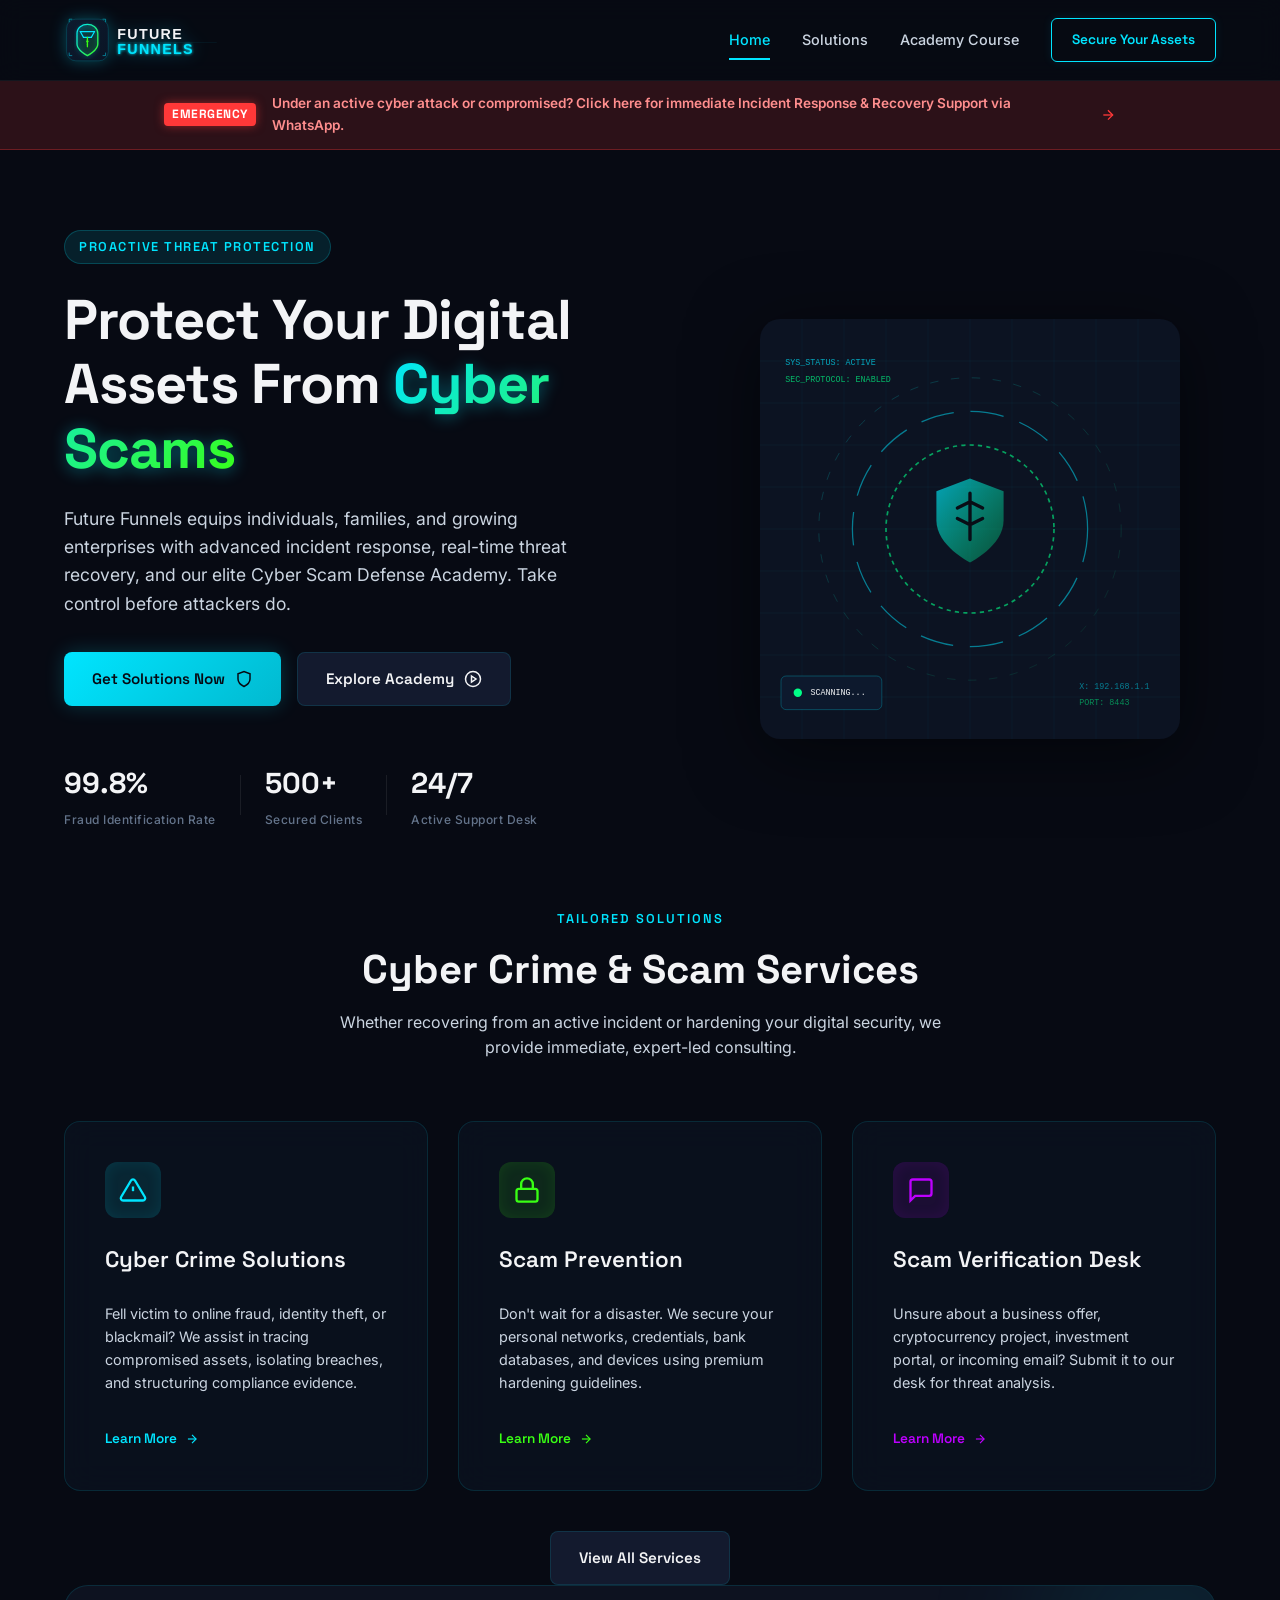
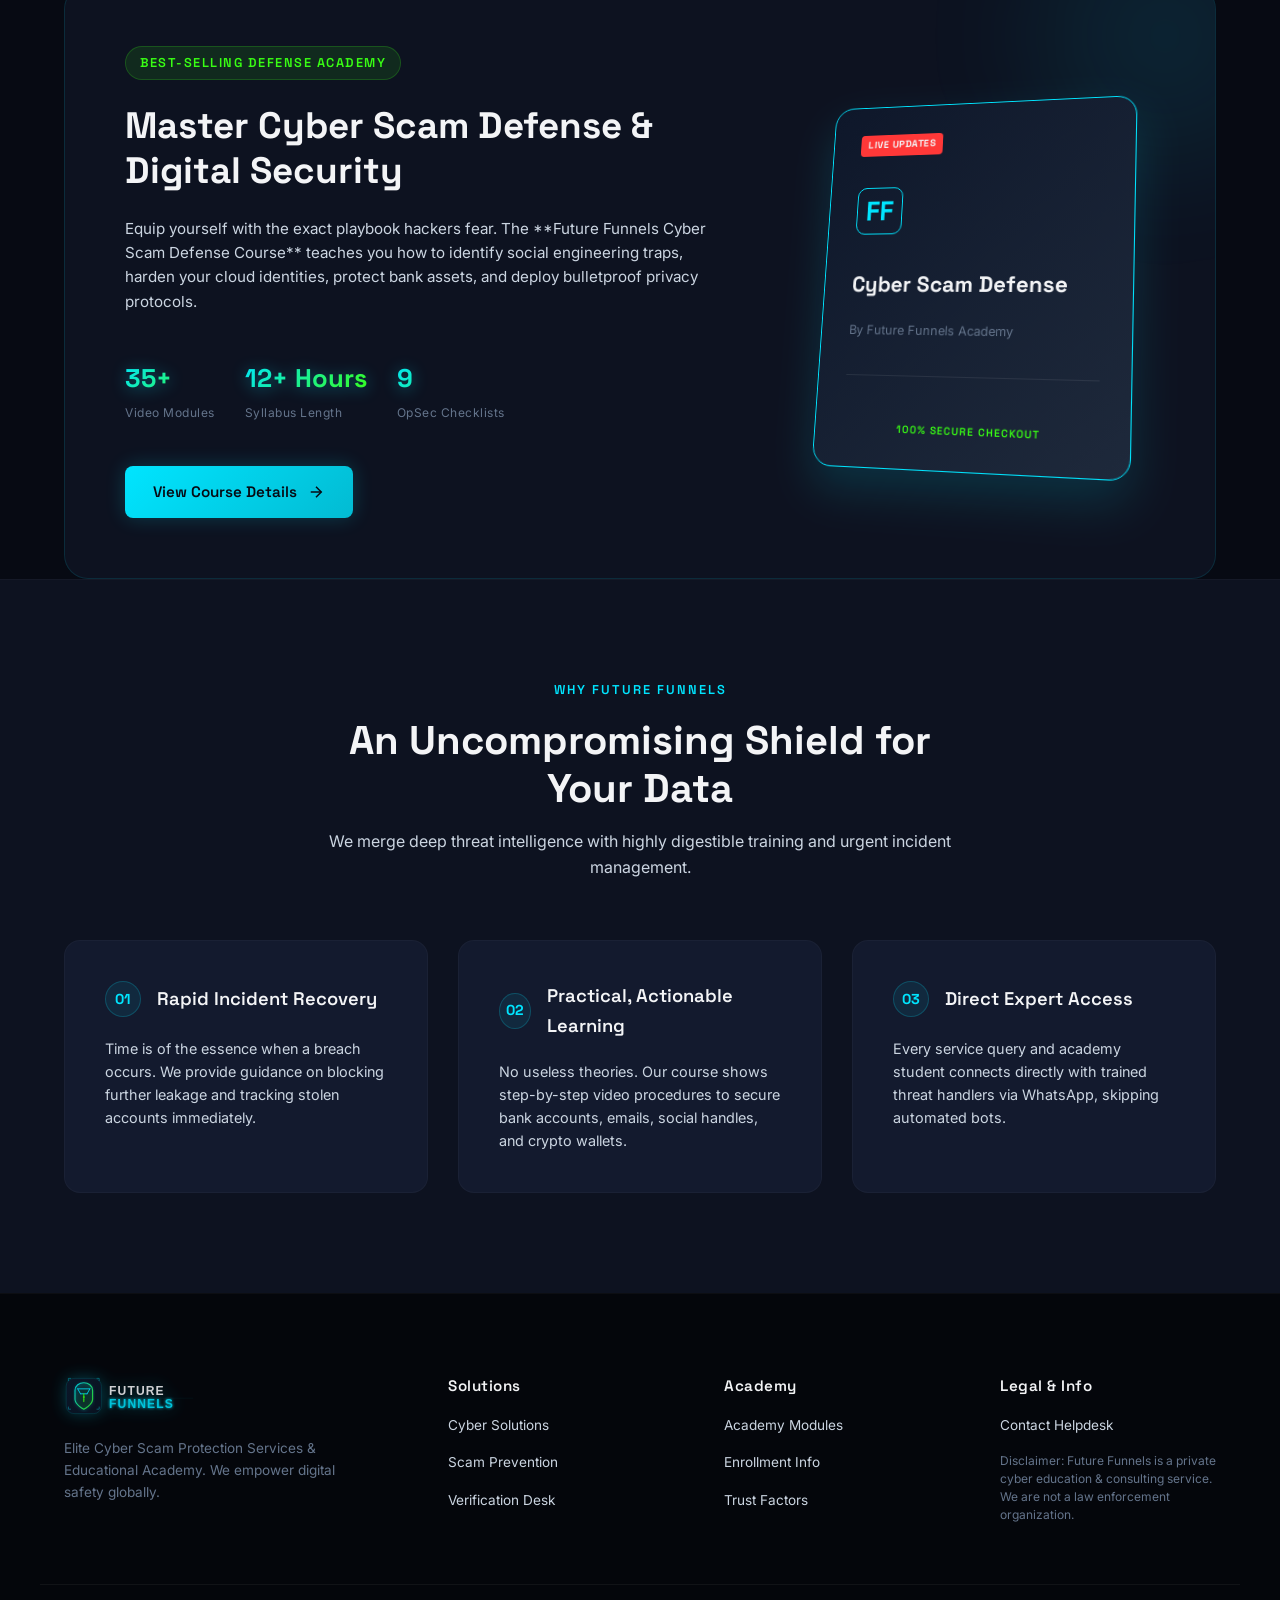
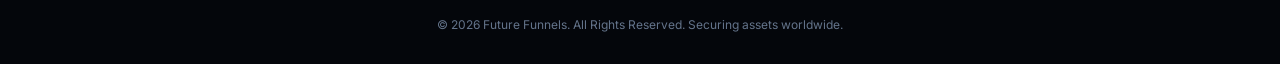
<file: index.html>
<!DOCTYPE html>
<html lang="en">
<head>
    <meta charset="UTF-8">
    <meta name="viewport" content="width=device-width, initial-scale=1.0">
    <meta name="description" content="Future Funnels - Professional Cyber Scam Prevention Services and Incident Response Solutions. Learn how to secure your digital assets, detect social engineering, and recover from cyber attacks with our Elite Academy.">
    <meta name="keywords" content="cyber scam prevention, cyber crime solutions, secure digital assets, stop online fraud, cyber security course, scam recovery advice">
    <meta name="author" content="Future Funnels">
    
    <!-- Open Graph / Facebook -->
    <meta property="og:type" content="website">
    <meta property="og:url" content="https://future-funnels.com/">
    <meta property="og:title" content="Future Funnels | Elite Cyber Security Services & Scam Prevention Academy">
    <meta property="og:description" content="Secure your business and personal digital space. We provide incident solutions, recovery consulting, and a comprehensive cyber scam defense course.">
    <meta property="og:image" content="assets/og-image.png">

    <!-- Twitter -->
    <meta property="twitter:card" content="summary_large_image">
    <meta property="twitter:title" content="Future Funnels | Elite Cyber Security Services & Scam Prevention Academy">
    <meta property="twitter:description" content="Secure your business and personal digital space. We provide incident solutions, recovery consulting, and a comprehensive cyber scam defense course.">

    <title>Future Funnels | Elite Cyber Security & Scam Prevention Academy</title>
    
    <!-- Google Fonts -->
    <link rel="preconnect" href="https://fonts.googleapis.com">
    <link rel="preconnect" href="https://fonts.gstatic.com" crossorigin>
    <link href="https://fonts.googleapis.com/css2?family=Inter:wght@300;400;500;600;700&family=Space+Grotesk:wght@400;500;600;700&display=swap" rel="stylesheet">
    
    <!-- CSS Stylesheet -->
    <link rel="stylesheet" href="index.css">
</head>
<body class="page-home">

    <!-- Header Navigation -->
    <header class="header">
        <div class="container navbar">
            <a href="index.html" class="logo">
                <img src="assets/logo.svg" alt="Future Funnels Logo" class="logo-image">
            </a>
            
            <nav class="nav-menu" id="nav-menu">
                <a href="index.html" class="nav-link active">Home</a>
                <a href="services.html" class="nav-link">Solutions</a>
                <a href="academy.html" class="nav-link">Academy Course</a>
                <a href="contact.html" class="nav-btn">Secure Your Assets</a>
            </nav>
            
            <button class="mobile-toggle" id="mobile-toggle" aria-label="Toggle navigation menu">
                <span class="bar"></span>
                <span class="bar"></span>
                <span class="bar"></span>
            </button>
        </div>
    </header>

    <!-- Emergency Attack Banner Ticker -->
    <div class="emergency-ticker">
        <a href="contact.html?focus=emergency" class="ticker-content" id="emergency-cta">
            <span class="ticker-badge">EMERGENCY</span>
            <span class="ticker-text">Under an active cyber attack or compromised? Click here for immediate Incident Response & Recovery Support via WhatsApp.</span>
            <span class="ticker-icon">
                <svg width="16" height="16" viewBox="0 0 24 24" fill="none" stroke="currentColor" stroke-width="2">
                    <line x1="5" y1="12" x2="19" y2="12"></line>
                    <polyline points="12 5 19 12 12 19"></polyline>
                </svg>
            </span>
        </a>
    </div>

    <main>
        <!-- Hero Section -->
        <section class="hero" id="hero">
            <div class="container hero-grid">
                <div class="hero-text-content">
                    <div class="hero-badge">PROACTIVE THREAT PROTECTION</div>
                    <h1 class="hero-title">Protect Your Digital Assets From <span class="text-glow">Cyber Scams</span></h1>
                    <p class="hero-subtitle">
                        Future Funnels equips individuals, families, and growing enterprises with advanced incident response, real-time threat recovery, and our elite Cyber Scam Defense Academy. Take control before attackers do.
                    </p>
                    <div class="hero-cta-group">
                        <a href="contact.html" class="btn btn-primary glow-button">
                            <span>Get Solutions Now</span>
                            <svg width="18" height="18" viewBox="0 0 24 24" fill="none" stroke="currentColor" stroke-width="2">
                                <path d="M12 22s8-4 8-10V5l-8-3-8 3v7c0 6 8 10 8 10z"/>
                            </svg>
                        </a>
                        <a href="academy.html" class="btn btn-secondary">
                            <span>Explore Academy</span>
                            <svg width="18" height="18" viewBox="0 0 24 24" fill="none" stroke="currentColor" stroke-width="2">
                                <circle cx="12" cy="12" r="10"></circle>
                                <polygon points="10 8 16 12 10 16 10 8"></polygon>
                            </svg>
                        </a>
                    </div>
                    <div class="hero-trust-metrics">
                        <div class="metric">
                            <span class="metric-num">99.8%</span>
                            <span class="metric-label">Fraud Identification Rate</span>
                        </div>
                        <div class="metric-divider"></div>
                        <div class="metric">
                            <span class="metric-num">500+</span>
                            <span class="metric-label">Secured Clients</span>
                        </div>
                        <div class="metric-divider"></div>
                        <div class="metric">
                            <span class="metric-num">24/7</span>
                            <span class="metric-label">Active Support Desk</span>
                        </div>
                    </div>
                </div>
                
                <div class="hero-visual">
                    <div class="visual-wrapper">
                        <div class="cyber-shield-glow"></div>
                        <!-- Cyber Graphic / Illustration via SVG -->
                        <svg class="hero-svg" viewBox="0 0 500 500" fill="none" xmlns="http://www.w3.org/2000/svg">
                            <defs>
                                <linearGradient id="cyberGrad" x1="0%" y1="0%" x2="100%" y2="100%">
                                    <stop offset="0%" stop-color="#00E5FF" stop-opacity="0.8"/>
                                    <stop offset="100%" stop-color="#00FF87" stop-opacity="0.3"/>
                                </linearGradient>
                                <linearGradient id="gridGrad" x1="0%" y1="0%" x2="0%" y2="100%">
                                    <stop offset="0%" stop-color="#090D16" stop-opacity="0"/>
                                    <stop offset="50%" stop-color="#00E5FF" stop-opacity="0.15"/>
                                    <stop offset="100%" stop-color="#090D16" stop-opacity="0"/>
                                </linearGradient>
                            </defs>
                            
                            <!-- Grid background -->
                            <rect width="500" height="500" rx="24" fill="#0C1322"/>
                            <path d="M 0,50 L 500,50 M 0,100 L 500,100 M 0,150 L 500,150 M 0,200 L 500,200 M 0,250 L 500,250 M 0,300 L 500,300 M 0,350 L 500,350 M 0,400 L 500,400 M 0,450 L 500,450" stroke="#00E5FF" stroke-opacity="0.05" stroke-width="1"/>
                            <path d="M 50,0 L 50,500 M 100,0 L 100,500 M 150,0 L 150,500 M 200,0 L 200,500 M 250,0 L 250,500 M 300,0 L 300,500 M 350,0 L 350,500 M 400,0 L 400,500 M 450,0 L 450,500" stroke="#00E5FF" stroke-opacity="0.05" stroke-width="1"/>
                            
                            <!-- Glowing Concentric Circles -->
                            <circle cx="250" cy="250" r="180" stroke="url(#cyberGrad)" stroke-width="1" stroke-dasharray="10 15" opacity="0.3"/>
                            <circle cx="250" cy="250" r="140" stroke="#00E5FF" stroke-width="1.5" stroke-dasharray="40 20" opacity="0.5"/>
                            <circle cx="250" cy="250" r="100" stroke="#00FF87" stroke-width="2" stroke-dasharray="5 5" opacity="0.6"/>
                            
                            <!-- Central Shield Icon -->
                            <g transform="translate(190, 180) scale(5)">
                                <path d="M12 22s8-4 8-10V5l-8-3-8 3v7c0 6 8 10 8 10z" fill="url(#cyberGrad)" opacity="0.85"/>
                                <path d="M12 5.5v11m-3-7.5l3-1.5 3 1.5M9 11.5l3 1.5 3-1.5" stroke="#090D16" stroke-width="0.8" stroke-linecap="round" stroke-linejoin="round"/>
                            </g>
                            
                            <!-- Tech UI lines / coordinates -->
                            <text x="30" y="55" fill="#00E5FF" font-family="monospace" font-size="10" opacity="0.7">SYS_STATUS: ACTIVE</text>
                            <text x="30" y="75" fill="#00FF87" font-family="monospace" font-size="10" opacity="0.7">SEC_PROTOCOL: ENABLED</text>
                            <text x="380" y="440" fill="#00E5FF" font-family="monospace" font-size="10" opacity="0.5">X: 192.168.1.1</text>
                            <text x="380" y="460" fill="#00FF87" font-family="monospace" font-size="10" opacity="0.5">PORT: 8443</text>
                            
                            <!-- Futuristic hud accents -->
                            <rect x="25" y="425" width="120" height="40" rx="6" fill="#0D192D" stroke="#00E5FF" stroke-opacity="0.3" stroke-width="1"/>
                            <circle cx="45" cy="445" r="5" fill="#00FF87"/>
                            <text x="60" y="448" fill="#F3F4F6" font-family="monospace" font-size="10">SCANNING...</text>
                        </svg>
                    </div>
                </div>
            </div>
        </section>

        <!-- Services Preview Section -->
        <section class="services-preview" id="services-preview">
            <div class="container">
                <div class="section-header">
                    <span class="section-tag">TAILORED SOLUTIONS</span>
                    <h2 class="section-title">Cyber Crime & Scam Services</h2>
                    <p class="section-subtitle">Whether recovering from an active incident or hardening your digital security, we provide immediate, expert-led consulting.</p>
                </div>
                
                <div class="services-grid">
                    <!-- Service 1: Solutions & Recovery -->
                    <div class="service-card hover-glow">
                        <div class="service-icon icon-cyan">
                            <svg viewBox="0 0 24 24" fill="none" stroke="currentColor" stroke-width="2">
                                <path d="M10.29 3.86L1.82 18a2 2 0 0 0 1.71 3h16.94a2 2 0 0 0 1.71-3L13.71 3.86a2 2 0 0 0-3.42 0z"/>
                                <line x1="12" y1="9" x2="12" y2="13"/>
                                <line x1="12" y1="17" x2="12.01" y2="17"/>
                            </svg>
                        </div>
                        <h3 class="service-card-title">Cyber Crime Solutions</h3>
                        <p class="service-card-desc">
                            Fell victim to online fraud, identity theft, or blackmail? We assist in tracing compromised assets, isolating breaches, and structuring compliance evidence.
                        </p>
                        <a href="services.html" class="service-link">
                            <span>Learn More</span>
                            <svg width="14" height="14" viewBox="0 0 24 24" fill="none" stroke="currentColor" stroke-width="2">
                                <line x1="5" y1="12" x2="19" y2="12"></line>
                                <polyline points="12 5 19 12 12 19"></polyline>
                            </svg>
                        </a>
                    </div>
                    
                    <!-- Service 2: Prevention & Hardening -->
                    <div class="service-card hover-glow">
                        <div class="service-icon icon-green">
                            <svg viewBox="0 0 24 24" fill="none" stroke="currentColor" stroke-width="2">
                                <rect x="3" y="11" width="18" height="11" rx="2" ry="2"/>
                                <path d="M7 11V7a5 5 0 0 1 10 0v4"/>
                            </svg>
                        </div>
                        <h3 class="service-card-title">Scam Prevention</h3>
                        <p class="service-card-desc">
                            Don't wait for a disaster. We secure your personal networks, credentials, bank databases, and devices using premium hardening guidelines.
                        </p>
                        <a href="services.html" class="service-link">
                            <span>Learn More</span>
                            <svg width="14" height="14" viewBox="0 0 24 24" fill="none" stroke="currentColor" stroke-width="2">
                                <line x1="5" y1="12" x2="19" y2="12"></line>
                                <polyline points="12 5 19 12 12 19"></polyline>
                            </svg>
                        </a>
                    </div>
                    
                    <!-- Service 3: Cyber Consultation Desk -->
                    <div class="service-card hover-glow">
                        <div class="service-icon icon-purple">
                            <svg viewBox="0 0 24 24" fill="none" stroke="currentColor" stroke-width="2">
                                <path d="M21 15a2 2 0 0 1-2 2H7l-4 4V5a2 2 0 0 1 2-2h14a2 2 0 0 1 2 2z"/>
                            </svg>
                        </div>
                        <h3 class="service-card-title">Scam Verification Desk</h3>
                        <p class="service-card-desc">
                            Unsure about a business offer, cryptocurrency project, investment portal, or incoming email? Submit it to our desk for threat analysis.
                        </p>
                        <a href="services.html" class="service-link">
                            <span>Learn More</span>
                            <svg width="14" height="14" viewBox="0 0 24 24" fill="none" stroke="currentColor" stroke-width="2">
                                <line x1="5" y1="12" x2="19" y2="12"></line>
                                <polyline points="12 5 19 12 12 19"></polyline>
                            </svg>
                        </a>
                    </div>
                </div>
                
                <div class="view-more-container">
                    <a href="services.html" class="btn btn-secondary">View All Services</a>
                </div>
            </div>
        </section>

        <!-- Course Teaser Section -->
        <section class="course-teaser" id="course-teaser">
            <div class="container">
                <div class="course-panel">
                    <div class="course-text">
                        <div class="course-badge">BEST-SELLING DEFENSE ACADEMY</div>
                        <h2 class="course-title">Master Cyber Scam Defense & Digital Security</h2>
                        <p class="course-desc">
                            Equip yourself with the exact playbook hackers fear. The **Future Funnels Cyber Scam Defense Course** teaches you how to identify social engineering traps, harden your cloud identities, protect bank assets, and deploy bulletproof privacy protocols.
                        </p>
                        
                        <div class="iso-stats-preview">
                            <div class="preview-stat">
                                <span class="stat-num text-glow">35+</span>
                                <span class="stat-name">Video Modules</span>
                            </div>
                            <div class="preview-stat">
                                <span class="stat-num text-glow">12+ Hours</span>
                                <span class="stat-name">Syllabus Length</span>
                            </div>
                            <div class="preview-stat">
                                <span class="stat-num text-glow">9</span>
                                <span class="stat-name">OpSec Checklists</span>
                            </div>
                        </div>

                        <div class="course-actions">
                            <a href="academy.html" class="btn btn-primary glow-button">
                                <span>View Course Details</span>
                                <svg width="18" height="18" viewBox="0 0 24 24" fill="none" stroke="currentColor" stroke-width="2">
                                    <line x1="5" y1="12" x2="19" y2="12"></line>
                                    <polyline points="12 5 19 12 12 19"></polyline>
                                </svg>
                            </a>
                        </div>
                    </div>
                    
                    <div class="course-visual">
                        <div class="course-card-isometric">
                            <div class="isometric-inner">
                                <div class="badge-live">LIVE UPDATES</div>
                                <div class="iso-logo">FF</div>
                                <h3 class="iso-title">Cyber Scam Defense</h3>
                                <p class="iso-author">By Future Funnels Academy</p>
                                <div class="iso-divider"></div>
                                <div class="iso-tag">100% SECURE CHECKOUT</div>
                            </div>
                        </div>
                    </div>
                </div>
            </div>
        </section>

        <!-- Why Choose Us / Trust Section -->
        <section class="why-us" id="why-us">
            <div class="container">
                <div class="section-header">
                    <span class="section-tag">WHY FUTURE FUNNELS</span>
                    <h2 class="section-title">An Uncompromising Shield for Your Data</h2>
                    <p class="section-subtitle">We merge deep threat intelligence with highly digestible training and urgent incident management.</p>
                </div>
                
                <div class="features-grid">
                    <div class="feature-item">
                        <div class="feature-header">
                            <div class="feature-circle">01</div>
                            <h3>Rapid Incident Recovery</h3>
                        </div>
                        <p>Time is of the essence when a breach occurs. We provide guidance on blocking further leakage and tracking stolen accounts immediately.</p>
                    </div>
                    <div class="feature-item">
                        <div class="feature-header">
                            <div class="feature-circle">02</div>
                            <h3>Practical, Actionable Learning</h3>
                        </div>
                        <p>No useless theories. Our course shows step-by-step video procedures to secure bank accounts, emails, social handles, and crypto wallets.</p>
                    </div>
                    <div class="feature-item">
                        <div class="feature-header">
                            <div class="feature-circle">03</div>
                            <h3>Direct Expert Access</h3>
                        </div>
                        <p>Every service query and academy student connects directly with trained threat handlers via WhatsApp, skipping automated bots.</p>
                    </div>
                </div>
            </div>
        </section>
    </main>

    <!-- Footer -->
    <footer class="footer">
        <div class="container footer-grid">
            <div class="footer-brand">
                <a href="index.html" class="logo">
                    <img src="assets/logo.svg" alt="Future Funnels Logo" class="logo-image logo-image--footer">
                </a>
                <p class="footer-desc">Elite Cyber Scam Protection Services & Educational Academy. We empower digital safety globally.</p>
            </div>
            
            <div class="footer-links-col">
                <h4>Solutions</h4>
                <a href="services.html">Cyber Solutions</a>
                <a href="services.html">Scam Prevention</a>
                <a href="services.html">Verification Desk</a>
            </div>
            
            <div class="footer-links-col">
                <h4>Academy</h4>
                <a href="academy.html">Academy Modules</a>
                <a href="academy.html">Enrollment Info</a>
                <a href="index.html#why-us">Trust Factors</a>
            </div>
            
            <div class="footer-links-col">
                <h4>Legal & Info</h4>
                <a href="contact.html">Contact Helpdesk</a>
                <span class="legal-disclaimer">Disclaimer: Future Funnels is a private cyber education & consulting service. We are not a law enforcement organization.</span>
            </div>
        </div>
        
        <div class="container footer-bottom">
            <p>&copy; 2026 Future Funnels. All Rights Reserved. Securing assets worldwide.</p>
        </div>
    </footer>

    <!-- App JavaScript -->
    <script src="app.js"></script>
</body>
</html>
</file>
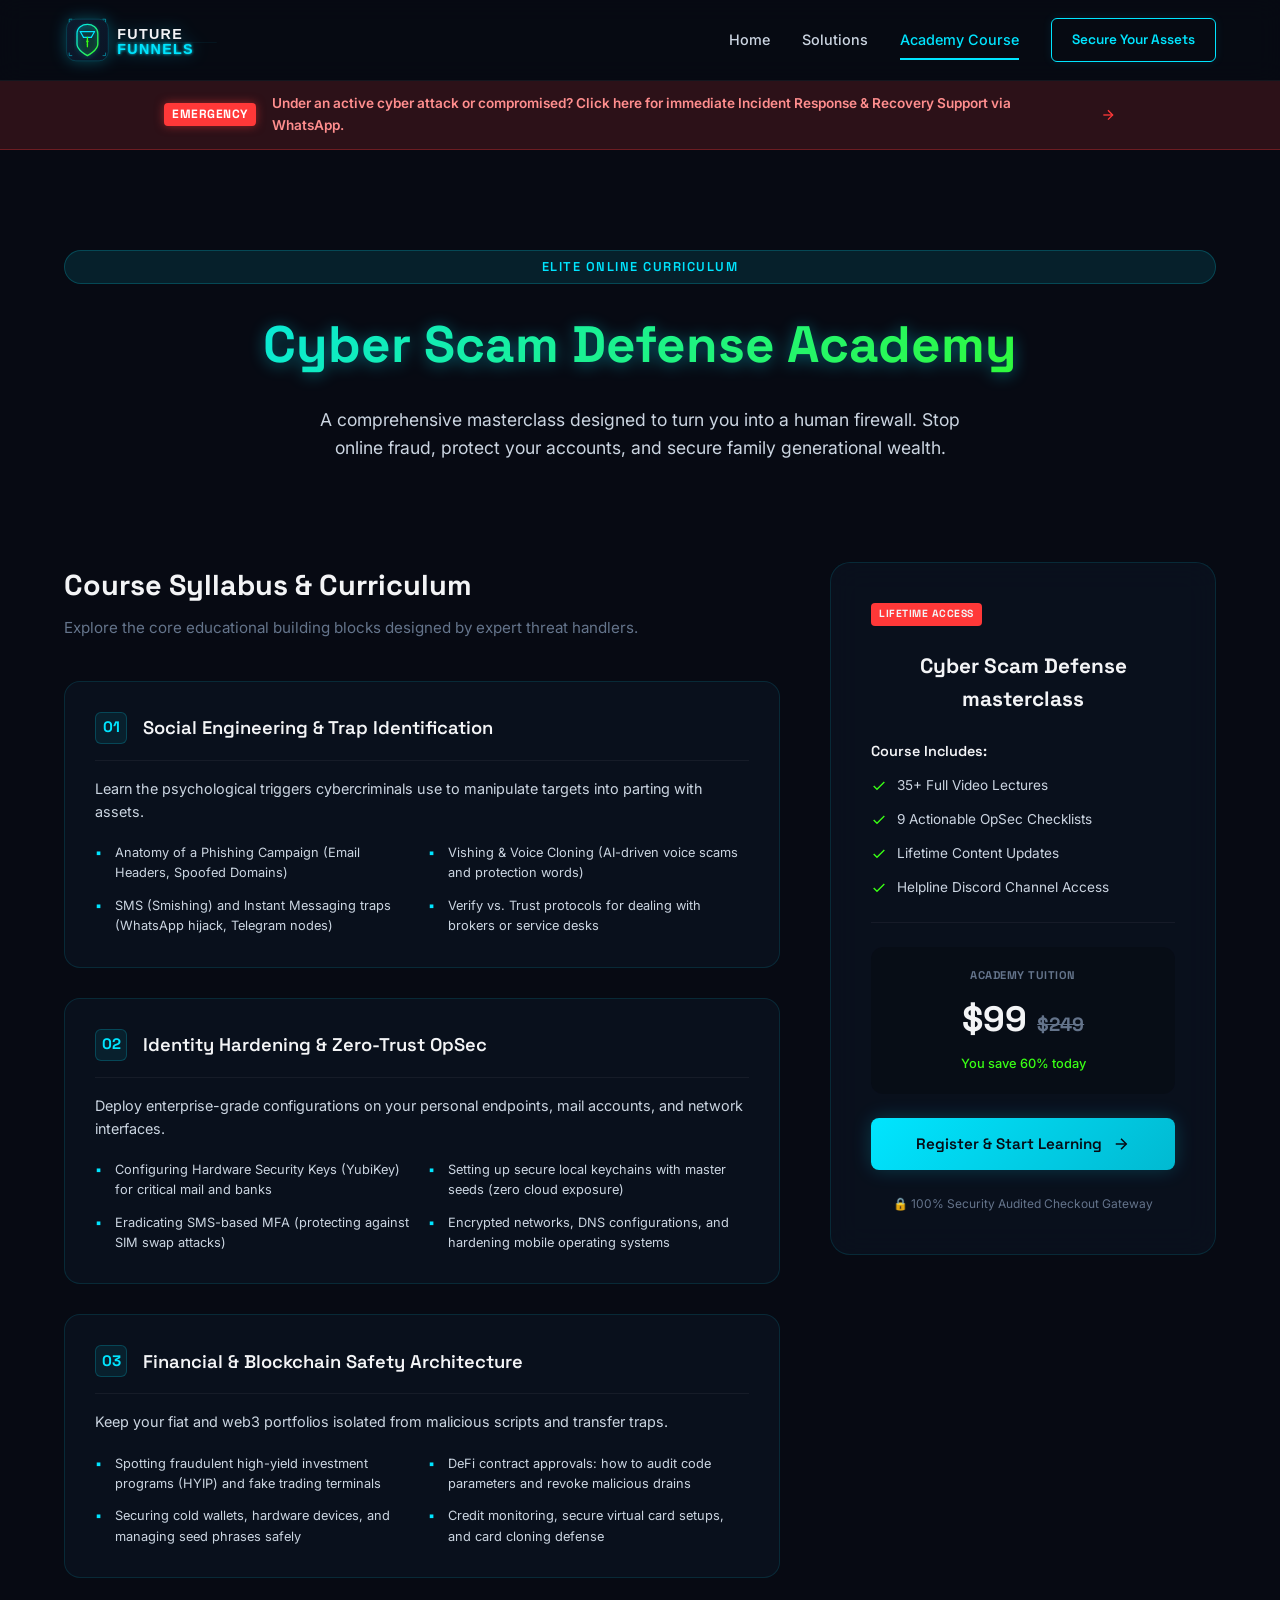
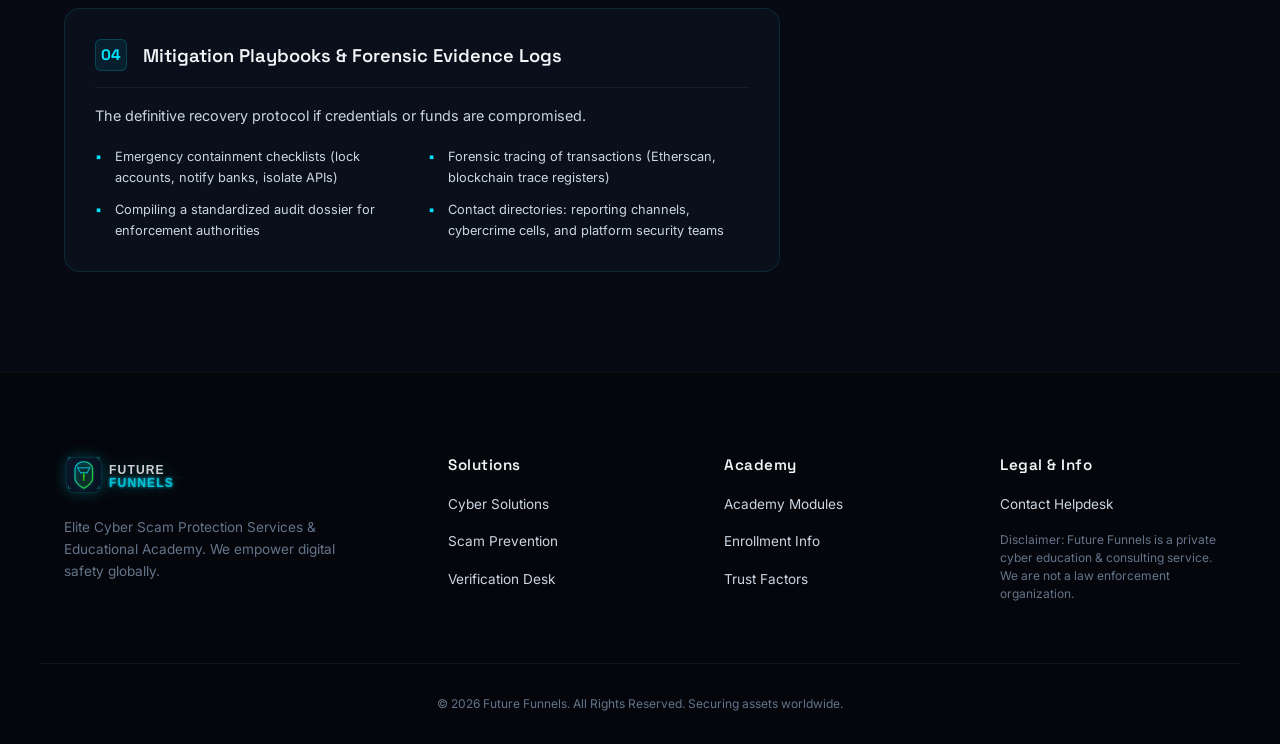
<file: academy.html>
<!DOCTYPE html>
<html lang="en">
<head>
    <meta charset="UTF-8">
    <meta name="viewport" content="width=device-width, initial-scale=1.0">
    <meta name="description" content="Join the Future Funnels Cyber Scam Defense Academy. Learn key security modules: Social engineering, OpSec, asset locking, and incident logs to protect your wealth.">
    <title>Cyber Scam Defense Academy Course | Future Funnels</title>
    
    <!-- Google Fonts -->
    <link rel="preconnect" href="https://fonts.googleapis.com">
    <link rel="preconnect" href="https://fonts.gstatic.com" crossorigin>
    <link href="https://fonts.googleapis.com/css2?family=Inter:wght@300;400;500;600;700&family=Space+Grotesk:wght@400;500;600;700&display=swap" rel="stylesheet">
    
    <!-- CSS Stylesheet -->
    <link rel="stylesheet" href="index.css">
</head>
<body class="page-academy">

    <!-- Header Navigation -->
    <header class="header">
        <div class="container navbar">
            <a href="index.html" class="logo">
                <img src="assets/logo.svg" alt="Future Funnels Logo" class="logo-image">
            </a>
            
            <nav class="nav-menu" id="nav-menu">
                <a href="index.html" class="nav-link">Home</a>
                <a href="services.html" class="nav-link">Solutions</a>
                <a href="academy.html" class="nav-link active">Academy Course</a>
                <a href="contact.html" class="nav-btn">Secure Your Assets</a>
            </nav>
            
            <button class="mobile-toggle" id="mobile-toggle" aria-label="Toggle navigation menu">
                <span class="bar"></span>
                <span class="bar"></span>
                <span class="bar"></span>
            </button>
        </div>
    </header>

    <!-- Emergency Attack Banner Ticker -->
    <div class="emergency-ticker">
        <a href="contact.html?focus=emergency" class="ticker-content" id="emergency-cta">
            <span class="ticker-badge">EMERGENCY</span>
            <span class="ticker-text">Under an active cyber attack or compromised? Click here for immediate Incident Response & Recovery Support via WhatsApp.</span>
            <span class="ticker-icon">
                <svg width="16" height="16" viewBox="0 0 24 24" fill="none" stroke="currentColor" stroke-width="2">
                    <line x1="5" y1="12" x2="19" y2="12"></line>
                    <polyline points="12 5 19 12 12 19"></polyline>
                </svg>
            </span>
        </a>
    </div>

    <main>
        <!-- Page Hero -->
        <section class="page-hero-section">
            <div class="container text-center">
                <div class="hero-badge">ELITE ONLINE CURRICULUM</div>
                <h1 class="page-title text-glow">Cyber Scam Defense Academy</h1>
                <p class="page-subtitle">A comprehensive masterclass designed to turn you into a human firewall. Stop online fraud, protect your accounts, and secure family generational wealth.</p>
            </div>
        </section>

        <!-- Course Panels and Syllabus Details -->
        <section class="academy-curriculum-section">
            <div class="container academy-grid">
                
                <!-- Syllabus column -->
                <div class="academy-syllabus">
                    <h3 class="curriculum-headline">Course Syllabus & Curriculum</h3>
                    <p class="curriculum-sub">Explore the core educational building blocks designed by expert threat handlers.</p>
                    
                    <div class="syllabus-timeline">
                        <!-- Module 1 -->
                        <div class="syllabus-block">
                            <div class="syllabus-header">
                                <span class="module-index">01</span>
                                <h4>Social Engineering & Trap Identification</h4>
                            </div>
                            <div class="syllabus-body">
                                <p>Learn the psychological triggers cybercriminals use to manipulate targets into parting with assets.</p>
                                <ul class="module-topics">
                                    <li>Anatomy of a Phishing Campaign (Email Headers, Spoofed Domains)</li>
                                    <li>Vishing & Voice Cloning (AI-driven voice scams and protection words)</li>
                                    <li>SMS (Smishing) and Instant Messaging traps (WhatsApp hijack, Telegram nodes)</li>
                                    <li>Verify vs. Trust protocols for dealing with brokers or service desks</li>
                                </ul>
                            </div>
                        </div>

                        <!-- Module 2 -->
                        <div class="syllabus-block">
                            <div class="syllabus-header">
                                <span class="module-index">02</span>
                                <h4>Identity Hardening & Zero-Trust OpSec</h4>
                            </div>
                            <div class="syllabus-body">
                                <p>Deploy enterprise-grade configurations on your personal endpoints, mail accounts, and network interfaces.</p>
                                <ul class="module-topics">
                                    <li>Configuring Hardware Security Keys (YubiKey) for critical mail and banks</li>
                                    <li>Setting up secure local keychains with master seeds (zero cloud exposure)</li>
                                    <li>Eradicating SMS-based MFA (protecting against SIM swap attacks)</li>
                                    <li>Encrypted networks, DNS configurations, and hardening mobile operating systems</li>
                                </ul>
                            </div>
                        </div>

                        <!-- Module 3 -->
                        <div class="syllabus-block">
                            <div class="syllabus-header">
                                <span class="module-index">03</span>
                                <h4>Financial & Blockchain Safety Architecture</h4>
                            </div>
                            <div class="syllabus-body">
                                <p>Keep your fiat and web3 portfolios isolated from malicious scripts and transfer traps.</p>
                                <ul class="module-topics">
                                    <li>Spotting fraudulent high-yield investment programs (HYIP) and fake trading terminals</li>
                                    <li>DeFi contract approvals: how to audit code parameters and revoke malicious drains</li>
                                    <li>Securing cold wallets, hardware devices, and managing seed phrases safely</li>
                                    <li>Credit monitoring, secure virtual card setups, and card cloning defense</li>
                                </ul>
                            </div>
                        </div>

                        <!-- Module 4 -->
                        <div class="syllabus-block">
                            <div class="syllabus-header">
                                <span class="module-index">04</span>
                                <h4>Mitigation Playbooks & Forensic Evidence Logs</h4>
                            </div>
                            <div class="syllabus-body">
                                <p>The definitive recovery protocol if credentials or funds are compromised.</p>
                                <ul class="module-topics">
                                    <li>Emergency containment checklists (lock accounts, notify banks, isolate APIs)</li>
                                    <li>Forensic tracing of transactions (Etherscan, blockchain trace registers)</li>
                                    <li>Compiling a standardized audit dossier for enforcement authorities</li>
                                    <li>Contact directories: reporting channels, cybercrime cells, and platform security teams</li>
                                </ul>
                            </div>
                        </div>
                    </div>
                </div>

                <!-- Checkout/Teaser column -->
                <div class="academy-checkout-sidebar">
                    <div class="sticky-sidebar-card hover-glow">
                        <div class="badge-live text-center">LIFETIME ACCESS</div>
                        <h4 class="checkout-card-title">Cyber Scam Defense masterclass</h4>
                        
                        <div class="checkout-includes">
                            <h5>Course Includes:</h5>
                            <ul>
                                <li>
                                    <svg width="16" height="16" viewBox="0 0 24 24" fill="none" stroke="var(--accent-green)" stroke-width="2"><polyline points="20 6 9 17 4 12"/></svg>
                                    <span>35+ Full Video Lectures</span>
                                </li>
                                <li>
                                    <svg width="16" height="16" viewBox="0 0 24 24" fill="none" stroke="var(--accent-green)" stroke-width="2"><polyline points="20 6 9 17 4 12"/></svg>
                                    <span>9 Actionable OpSec Checklists</span>
                                </li>
                                <li>
                                    <svg width="16" height="16" viewBox="0 0 24 24" fill="none" stroke="var(--accent-green)" stroke-width="2"><polyline points="20 6 9 17 4 12"/></svg>
                                    <span>Lifetime Content Updates</span>
                                </li>
                                <li>
                                    <svg width="16" height="16" viewBox="0 0 24 24" fill="none" stroke="var(--accent-green)" stroke-width="2"><polyline points="20 6 9 17 4 12"/></svg>
                                    <span>Helpline Discord Channel Access</span>
                                </li>
                            </ul>
                        </div>
                        
                        <div class="checkout-divider"></div>
                        
                        <div class="checkout-price-panel">
                            <span class="price-lbl">ACADEMY TUITION</span>
                            <div class="price-amt">$99 <span class="original-amt">$249</span></div>
                            <span class="discount-lbl text-green">You save 60% today</span>
                        </div>
                        
                        <a href="contact.html?focus=academy" class="btn btn-primary glow-button checkout-submit-btn">
                            <span>Register & Start Learning</span>
                            <svg width="18" height="18" viewBox="0 0 24 24" fill="none" stroke="currentColor" stroke-width="2">
                                <line x1="5" y1="12" x2="19" y2="12"></line>
                                <polyline points="12 5 19 12 12 19"></polyline>
                            </svg>
                        </a>
                        
                        <div class="checkout-guarantee">
                            🔒 100% Security Audited Checkout Gateway
                        </div>
                    </div>
                </div>

            </div>
        </section>
    </main>

    <!-- Footer -->
    <footer class="footer">
        <div class="container footer-grid">
            <div class="footer-brand">
                <a href="index.html" class="logo">
                    <img src="assets/logo.svg" alt="Future Funnels Logo" class="logo-image logo-image--footer">
                </a>
                <p class="footer-desc">Elite Cyber Scam Protection Services & Educational Academy. We empower digital safety globally.</p>
            </div>
            
            <div class="footer-links-col">
                <h4>Solutions</h4>
                <a href="services.html#solutions-block">Cyber Solutions</a>
                <a href="services.html#prevention-block">Scam Prevention</a>
                <a href="services.html#verification-block">Verification Desk</a>
            </div>
            
            <div class="footer-links-col">
                <h4>Academy</h4>
                <a href="academy.html">Academy Modules</a>
                <a href="academy.html">Enrollment Info</a>
                <a href="index.html#why-us">Trust Factors</a>
            </div>
            
            <div class="footer-links-col">
                <h4>Legal & Info</h4>
                <a href="contact.html">Contact Helpdesk</a>
                <span class="legal-disclaimer">Disclaimer: Future Funnels is a private cyber education & consulting service. We are not a law enforcement organization.</span>
            </div>
        </div>
        
        <div class="container footer-bottom">
            <p>&copy; 2026 Future Funnels. All Rights Reserved. Securing assets worldwide.</p>
        </div>
    </footer>

    <!-- App JavaScript -->
    <script src="app.js"></script>
</body>
</html>
</file>
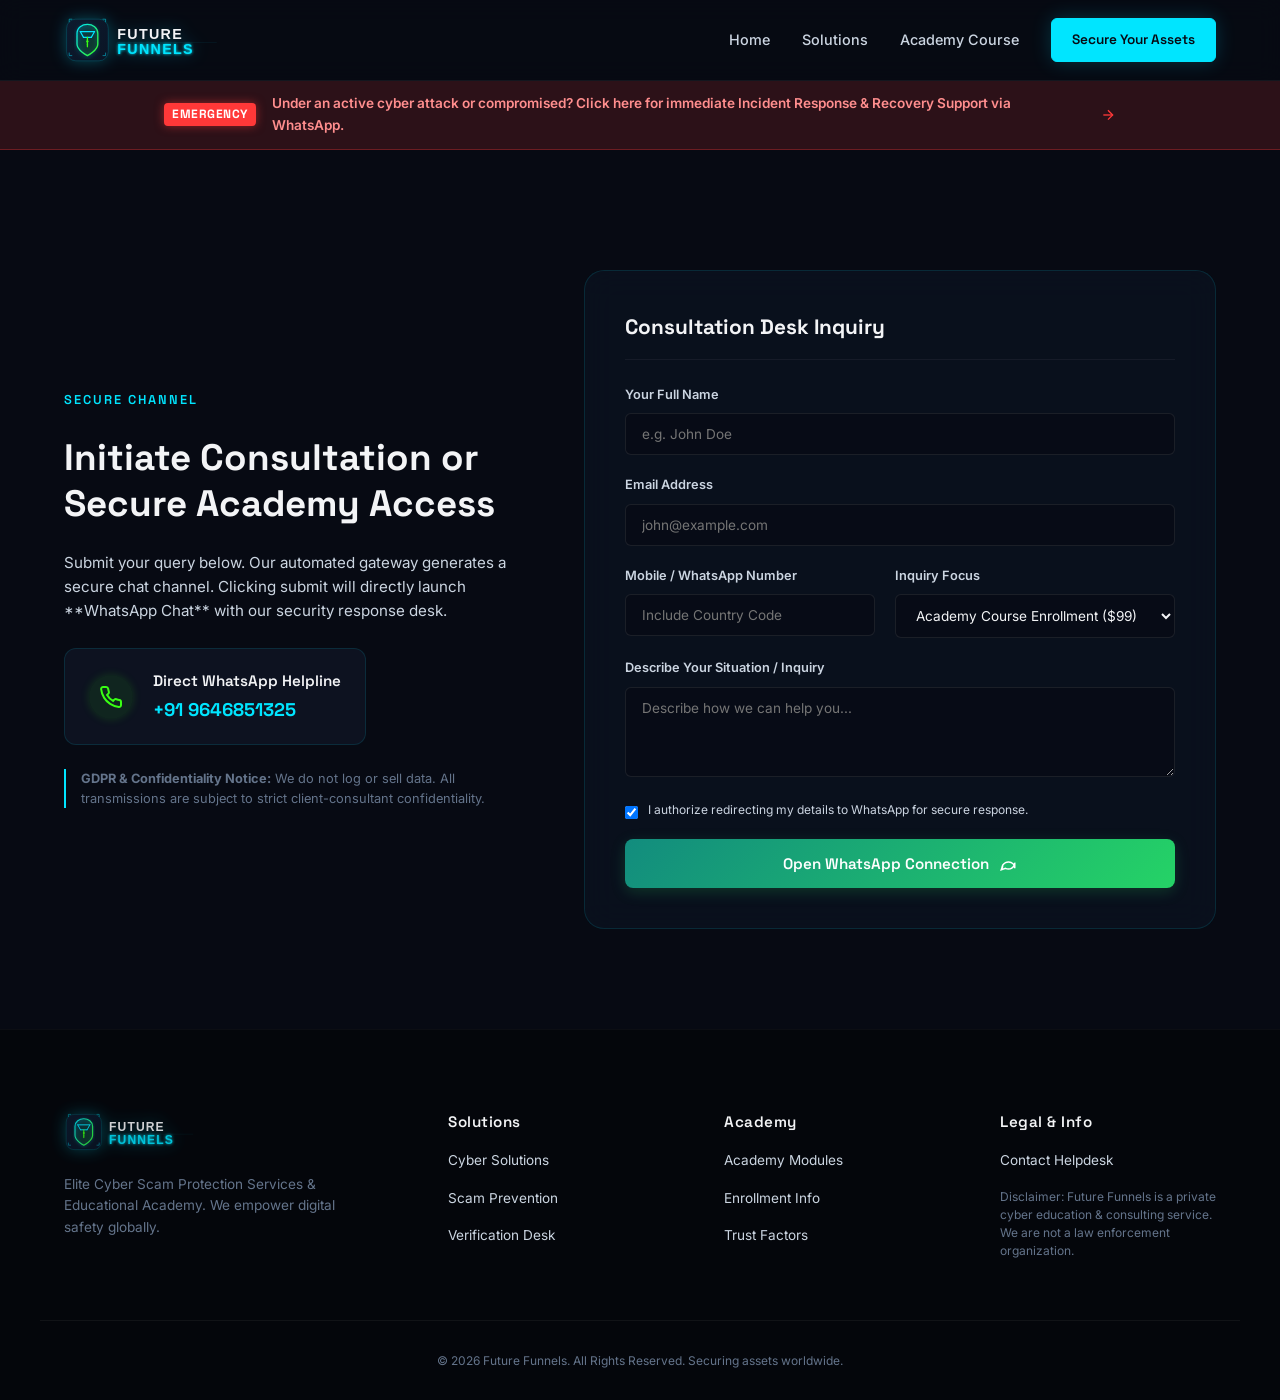
<file: contact.html>
<!DOCTYPE html>
<html lang="en">
<head>
    <meta charset="UTF-8">
    <meta name="viewport" content="width=device-width, initial-scale=1.0">
    <meta name="description" content="Connect with Future Funnels response desk. Submit your cyber security service requests or register for the academy to connect via WhatsApp.">
    <title>Contact Our Security Desk | Future Funnels</title>
    
    <!-- Google Fonts -->
    <link rel="preconnect" href="https://fonts.googleapis.com">
    <link rel="preconnect" href="https://fonts.gstatic.com" crossorigin>
    <link href="https://fonts.googleapis.com/css2?family=Inter:wght@300;400;500;600;700&family=Space+Grotesk:wght@400;500;600;700&display=swap" rel="stylesheet">
    
    <!-- CSS Stylesheet -->
    <link rel="stylesheet" href="index.css">
</head>
<body class="page-contact">

    <!-- Header Navigation -->
    <header class="header">
        <div class="container navbar">
            <a href="index.html" class="logo">
                <img src="assets/logo.svg" alt="Future Funnels Logo" class="logo-image">
            </a>
            
            <nav class="nav-menu" id="nav-menu">
                <a href="index.html" class="nav-link">Home</a>
                <a href="services.html" class="nav-link">Solutions</a>
                <a href="academy.html" class="nav-link">Academy Course</a>
                <a href="contact.html" class="nav-btn active">Secure Your Assets</a>
            </nav>
            
            <button class="mobile-toggle" id="mobile-toggle" aria-label="Toggle navigation menu">
                <span class="bar"></span>
                <span class="bar"></span>
                <span class="bar"></span>
            </button>
        </div>
    </header>

    <!-- Emergency Attack Banner Ticker -->
    <div class="emergency-ticker">
        <a href="contact.html?focus=emergency" class="ticker-content" id="emergency-cta">
            <span class="ticker-badge">EMERGENCY</span>
            <span class="ticker-text">Under an active cyber attack or compromised? Click here for immediate Incident Response & Recovery Support via WhatsApp.</span>
            <span class="ticker-icon">
                <svg width="16" height="16" viewBox="0 0 24 24" fill="none" stroke="currentColor" stroke-width="2">
                    <line x1="5" y1="12" x2="19" y2="12"></line>
                    <polyline points="12 5 19 12 12 19"></polyline>
                </svg>
            </span>
        </a>
    </div>

    <main>
        <!-- Contact Section / Interactive WhatsApp Flow -->
        <section class="contact page-contact-section" id="contact">
            <div class="container contact-grid">
                <div class="contact-text-area">
                    <span class="section-tag">SECURE CHANNEL</span>
                    <h2 class="contact-headline">Initiate Consultation or Secure Academy Access</h2>
                    <p class="contact-subtext">
                        Submit your query below. Our automated gateway generates a secure chat channel. Clicking submit will directly launch **WhatsApp Chat** with our security response desk.
                    </p>
                    
                    <div class="direct-phone-box">
                        <div class="direct-icon">
                            <svg width="24" height="24" viewBox="0 0 24 24" fill="none" stroke="currentColor" stroke-width="2">
                                <path d="M22 16.92v3a2 2 0 0 1-2.18 2 19.79 19.79 0 0 1-8.63-3.07 19.5 19.5 0 0 1-6-6 19.79 19.79 0 0 1-3.07-8.67A2 2 0 0 1 4.11 2h3a2 2 0 0 1 2 1.72 12.84 12.84 0 0 0 .7 2.81 2 2 0 0 1-.45 2.11L8.09 9.91a16 16 0 0 0 6 6l1.27-1.27a2 2 0 0 1 2.11-.45 12.84 12.84 0 0 0 2.81.7A2 2 0 0 1 22 16.92z"/>
                            </svg>
                        </div>
                        <div>
                            <h4>Direct WhatsApp Helpline</h4>
                            <p class="helpline-num">+91 9646851325</p>
                        </div>
                    </div>

                    <div class="privacy-disclaimer">
                        <strong>GDPR & Confidentiality Notice:</strong> We do not log or sell data. All transmissions are subject to strict client-consultant confidentiality.
                    </div>
                </div>
                
                <div class="contact-form-wrapper hover-glow">
                    <form class="contact-form" id="contact-form">
                        <div class="form-title">Consultation Desk Inquiry</div>
                        
                        <div class="form-group">
                            <label for="user-name">Your Full Name</label>
                            <input type="text" id="user-name" name="name" placeholder="e.g. John Doe" required>
                        </div>
                        
                        <div class="form-group">
                            <label for="user-email">Email Address</label>
                            <input type="email" id="user-email" name="email" placeholder="john@example.com" required>
                        </div>
                        
                        <div class="form-row">
                            <div class="form-group">
                                <label for="user-phone">Mobile / WhatsApp Number</label>
                                <input type="tel" id="user-phone" name="phone" placeholder="Include Country Code" required>
                            </div>
                            <div class="form-group">
                                <label for="user-service">Inquiry Focus</label>
                                <select id="user-service" name="service" required>
                                    <option value="Course Enrollment">Academy Course Enrollment ($99)</option>
                                    <option value="Active Cyber Crime Solution">Active Incident Solution (Reactive)</option>
                                    <option value="Preventative Defense Setup">Scam Prevention Setup (Proactive)</option>
                                    <option value="Scam Audit Consultation">Scam/Link Verification Consultation</option>
                                    <option value="General Query">General Security Query</option>
                                </select>
                            </div>
                        </div>
                        
                        <div class="form-group">
                            <label for="user-message">Describe Your Situation / Inquiry</label>
                            <textarea id="user-message" name="message" rows="4" placeholder="Describe how we can help you..." required></textarea>
                        </div>

                        <div class="form-checkbox-group">
                            <input type="checkbox" id="user-consent" required checked>
                            <label for="user-consent">I authorize redirecting my details to WhatsApp for secure response.</label>
                        </div>
                        
                        <button type="submit" class="btn btn-primary form-submit-btn glow-button">
                            <span>Open WhatsApp Connection</span>
                            <svg width="18" height="18" viewBox="0 0 24 24" fill="none" stroke="currentColor" stroke-width="2">
                                <path d="M21 11.5a8.38 8.38 0 0 1-.9 3.8 8.5 8.5 0 0 1-7.6 4.7 8.38 8.38 0 0 1-3.8-.9L3 21l1.9-5.7a8.38 8.38 0 0 1-.9 3.8 8.5 8.5 0 0 1 4.7-7.6 8.38 8.38 0 0 1 3.8-.9h.5a8.48 8.48 0 0 1 8 8v.5z"/>
                            </svg>
                        </button>
                    </form>
                </div>
            </div>
        </section>
    </main>

    <!-- Footer -->
    <footer class="footer">
        <div class="container footer-grid">
            <div class="footer-brand">
                <a href="index.html" class="logo">
                    <img src="assets/logo.svg" alt="Future Funnels Logo" class="logo-image logo-image--footer">
                </a>
                <p class="footer-desc">Elite Cyber Scam Protection Services & Educational Academy. We empower digital safety globally.</p>
            </div>
            
            <div class="footer-links-col">
                <h4>Solutions</h4>
                <a href="services.html#solutions-block">Cyber Solutions</a>
                <a href="services.html#prevention-block">Scam Prevention</a>
                <a href="services.html#verification-block">Verification Desk</a>
            </div>
            
            <div class="footer-links-col">
                <h4>Academy</h4>
                <a href="academy.html">Academy Modules</a>
                <a href="academy.html">Enrollment Info</a>
                <a href="index.html#why-us">Trust Factors</a>
            </div>
            
            <div class="footer-links-col">
                <h4>Legal & Info</h4>
                <a href="contact.html">Contact Helpdesk</a>
                <span class="legal-disclaimer">Disclaimer: Future Funnels is a private cyber education & consulting service. We are not a law enforcement organization.</span>
            </div>
        </div>
        
        <div class="container footer-bottom">
            <p>&copy; 2026 Future Funnels. All Rights Reserved. Securing assets worldwide.</p>
        </div>
    </footer>

    <!-- App JavaScript -->
    <script src="app.js"></script>
</body>
</html>
</file>
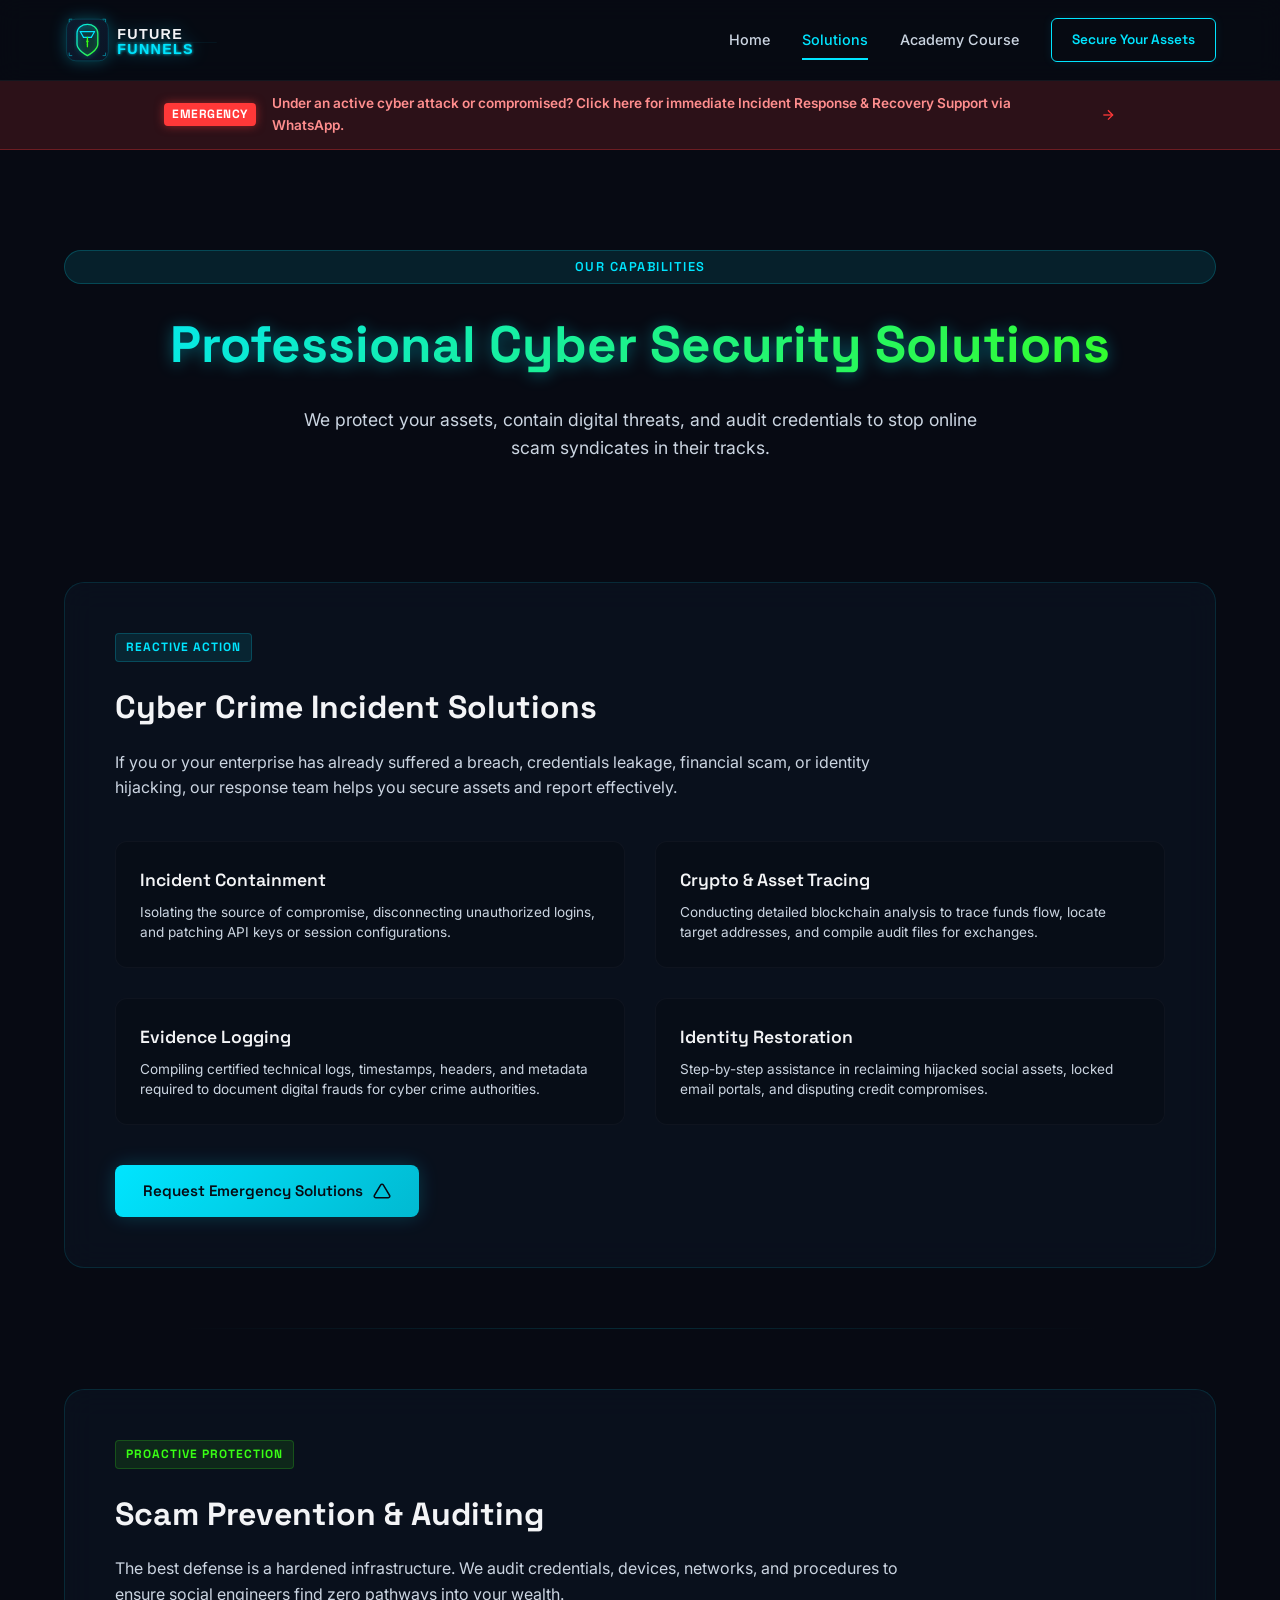
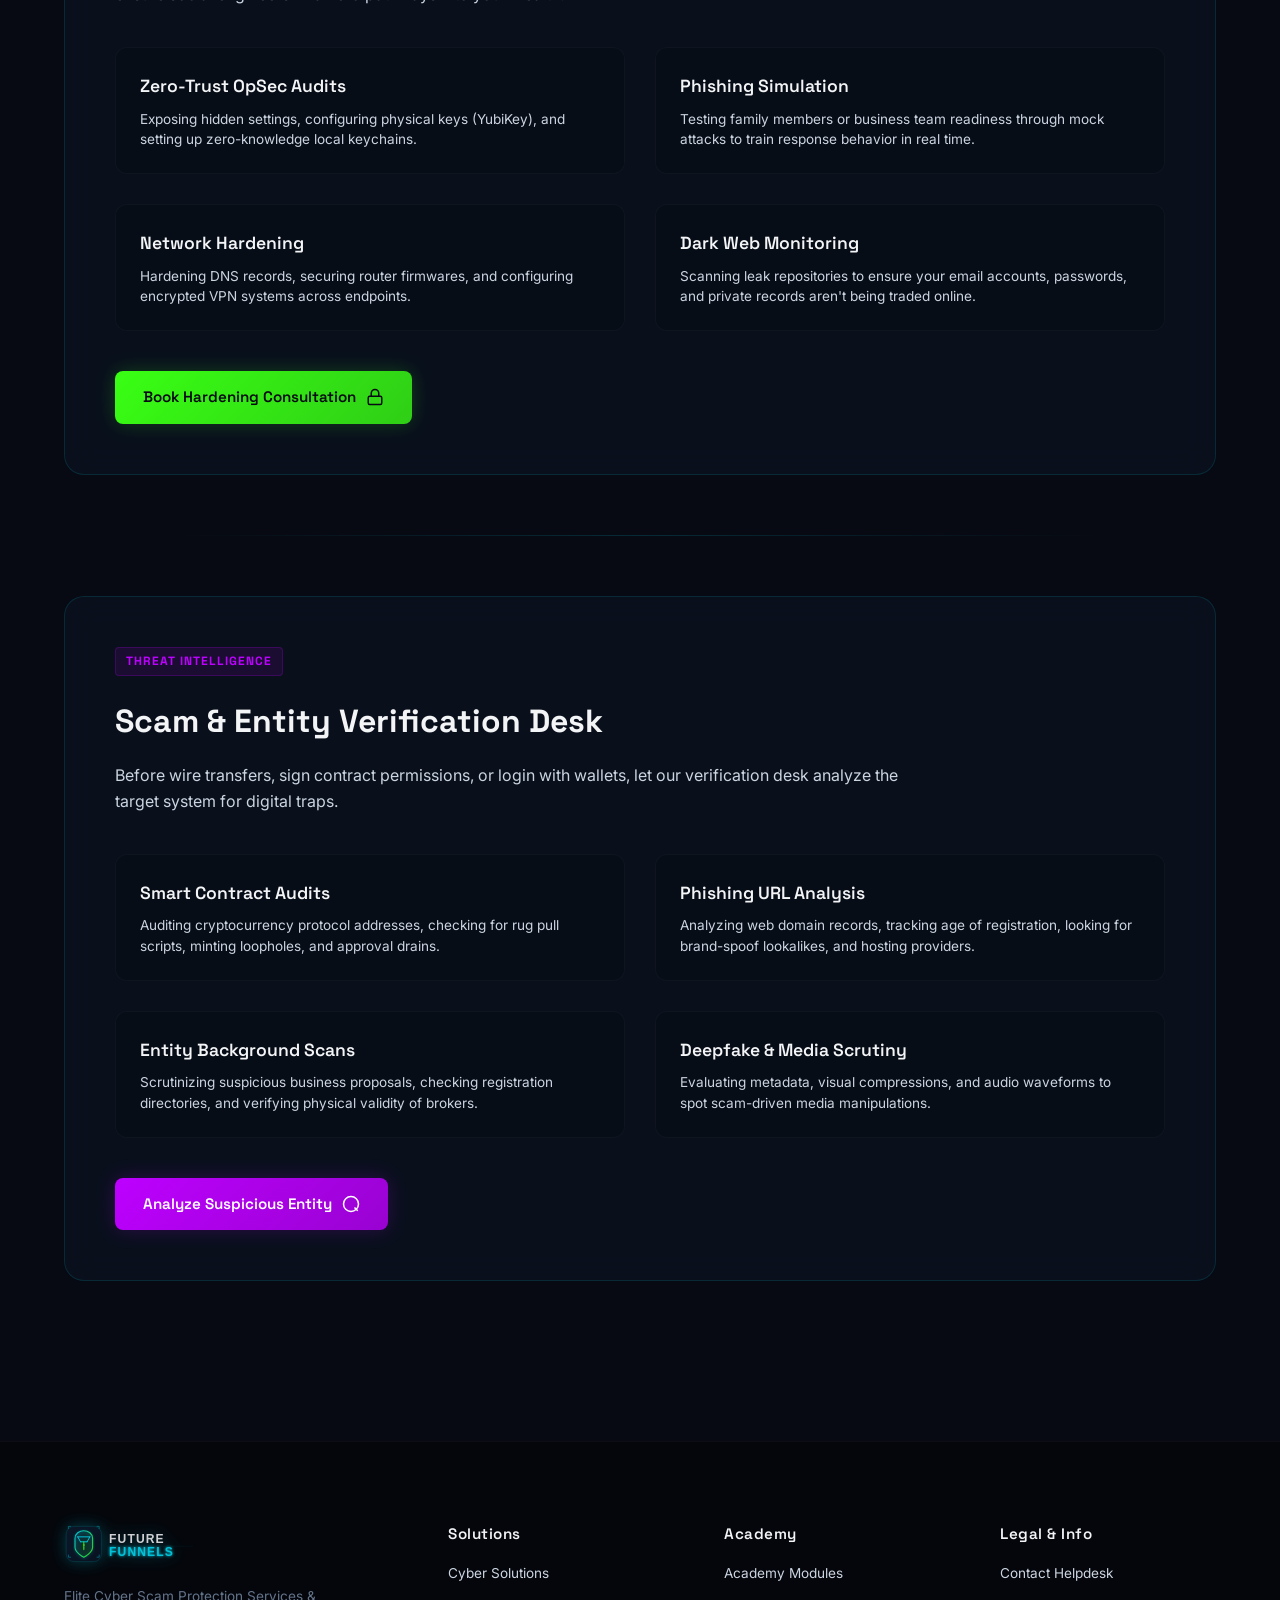
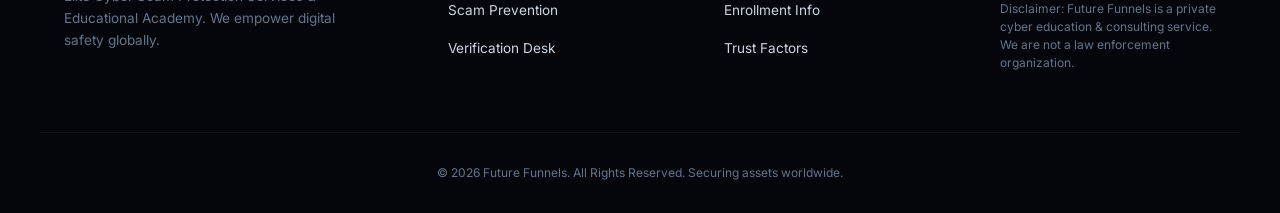
<file: services.html>
<!DOCTYPE html>
<html lang="en">
<head>
    <meta charset="UTF-8">
    <meta name="viewport" content="width=device-width, initial-scale=1.0">
    <meta name="description" content="Explore Future Funnels specialized services. We provide reactive cyber crime solutions, proactive scam prevention audits, and real-time link/contract verification.">
    <title>Cyber Security Solutions & Scam Prevention | Future Funnels</title>
    
    <!-- Google Fonts -->
    <link rel="preconnect" href="https://fonts.googleapis.com">
    <link rel="preconnect" href="https://fonts.gstatic.com" crossorigin>
    <link href="https://fonts.googleapis.com/css2?family=Inter:wght@300;400;500;600;700&family=Space+Grotesk:wght@400;500;600;700&display=swap" rel="stylesheet">
    
    <!-- CSS Stylesheet -->
    <link rel="stylesheet" href="index.css">
</head>
<body class="page-services">

    <!-- Header Navigation -->
    <header class="header">
        <div class="container navbar">
            <a href="index.html" class="logo">
                <img src="assets/logo.svg" alt="Future Funnels Logo" class="logo-image">
            </a>
            
            <nav class="nav-menu" id="nav-menu">
                <a href="index.html" class="nav-link">Home</a>
                <a href="services.html" class="nav-link active">Solutions</a>
                <a href="academy.html" class="nav-link">Academy Course</a>
                <a href="contact.html" class="nav-btn">Secure Your Assets</a>
            </nav>
            
            <button class="mobile-toggle" id="mobile-toggle" aria-label="Toggle navigation menu">
                <span class="bar"></span>
                <span class="bar"></span>
                <span class="bar"></span>
            </button>
        </div>
    </header>

    <!-- Emergency Attack Banner Ticker -->
    <div class="emergency-ticker">
        <a href="contact.html?focus=emergency" class="ticker-content" id="emergency-cta">
            <span class="ticker-badge">EMERGENCY</span>
            <span class="ticker-text">Under an active cyber attack or compromised? Click here for immediate Incident Response & Recovery Support via WhatsApp.</span>
            <span class="ticker-icon">
                <svg width="16" height="16" viewBox="0 0 24 24" fill="none" stroke="currentColor" stroke-width="2">
                    <line x1="5" y1="12" x2="19" y2="12"></line>
                    <polyline points="12 5 19 12 12 19"></polyline>
                </svg>
            </span>
        </a>
    </div>

    <main>
        <!-- Page Hero -->
        <section class="page-hero-section">
            <div class="container text-center">
                <div class="hero-badge">OUR CAPABILITIES</div>
                <h1 class="page-title text-glow">Professional Cyber Security Solutions</h1>
                <p class="page-subtitle">We protect your assets, contain digital threats, and audit credentials to stop online scam syndicates in their tracks.</p>
            </div>
        </section>

        <!-- Detailed Services Breakdown -->
        <section class="detailed-services">
            <div class="container">
                
                <!-- Service Block 1: Cyber Crime Solutions -->
                <div class="service-block" id="solutions-block">
                    <div class="service-block-content">
                        <div class="service-block-badge badge-cyan">REACTIVE ACTION</div>
                        <h2 class="service-block-title">Cyber Crime Incident Solutions</h2>
                        <p class="service-block-desc">
                            If you or your enterprise has already suffered a breach, credentials leakage, financial scam, or identity hijacking, our response team helps you secure assets and report effectively.
                        </p>
                        
                        <div class="capability-grid">
                            <div class="capability-item">
                                <h5>Incident Containment</h5>
                                <p>Isolating the source of compromise, disconnecting unauthorized logins, and patching API keys or session configurations.</p>
                            </div>
                            <div class="capability-item">
                                <h5>Crypto & Asset Tracing</h5>
                                <p>Conducting detailed blockchain analysis to trace funds flow, locate target addresses, and compile audit files for exchanges.</p>
                            </div>
                            <div class="capability-item">
                                <h5>Evidence Logging</h5>
                                <p>Compiling certified technical logs, timestamps, headers, and metadata required to document digital frauds for cyber crime authorities.</p>
                            </div>
                            <div class="capability-item">
                                <h5>Identity Restoration</h5>
                                <p>Step-by-step assistance in reclaiming hijacked social assets, locked email portals, and disputing credit compromises.</p>
                            </div>
                        </div>
                        
                        <a href="contact.html?focus=solutions" class="btn btn-primary">
                            <span>Request Emergency Solutions</span>
                            <svg width="18" height="18" viewBox="0 0 24 24" fill="none" stroke="currentColor" stroke-width="2">
                                <path d="M10.29 3.86L1.82 18a2 2 0 0 0 1.71 3h16.94a2 2 0 0 0 1.71-3L13.71 3.86a2 2 0 0 0-3.42 0z"/>
                            </svg>
                        </a>
                    </div>
                </div>

                <div class="block-divider"></div>

                <!-- Service Block 2: Scam Prevention -->
                <div class="service-block reverse" id="prevention-block">
                    <div class="service-block-content">
                        <div class="service-block-badge badge-green">PROACTIVE PROTECTION</div>
                        <h2 class="service-block-title">Scam Prevention & Auditing</h2>
                        <p class="service-block-desc">
                            The best defense is a hardened infrastructure. We audit credentials, devices, networks, and procedures to ensure social engineers find zero pathways into your wealth.
                        </p>
                        
                        <div class="capability-grid">
                            <div class="capability-item">
                                <h5>Zero-Trust OpSec Audits</h5>
                                <p>Exposing hidden settings, configuring physical keys (YubiKey), and setting up zero-knowledge local keychains.</p>
                            </div>
                            <div class="capability-item">
                                <h5>Phishing Simulation</h5>
                                <p>Testing family members or business team readiness through mock attacks to train response behavior in real time.</p>
                            </div>
                            <div class="capability-item">
                                <h5>Network Hardening</h5>
                                <p>Hardening DNS records, securing router firmwares, and configuring encrypted VPN systems across endpoints.</p>
                            </div>
                            <div class="capability-item">
                                <h5>Dark Web Monitoring</h5>
                                <p>Scanning leak repositories to ensure your email accounts, passwords, and private records aren't being traded online.</p>
                            </div>
                        </div>
                        
                        <a href="contact.html?focus=prevention" class="btn btn-primary" style="background: linear-gradient(135deg, var(--accent-green), rgba(57, 255, 20, 0.8)); color: #070a13; box-shadow: 0 0 20px rgba(57, 255, 20, 0.2);">
                            <span>Book Hardening Consultation</span>
                            <svg width="18" height="18" viewBox="0 0 24 24" fill="none" stroke="currentColor" stroke-width="2">
                                <rect x="3" y="11" width="18" height="11" rx="2" ry="2"/>
                                <path d="M7 11V7a5 5 0 0 1 10 0v4"/>
                            </svg>
                        </a>
                    </div>
                </div>

                <div class="block-divider"></div>

                <!-- Service Block 3: Verification Desk -->
                <div class="service-block" id="verification-block">
                    <div class="service-block-content">
                        <div class="service-block-badge badge-purple">THREAT INTELLIGENCE</div>
                        <h2 class="service-block-title">Scam & Entity Verification Desk</h2>
                        <p class="service-block-desc">
                            Before wire transfers, sign contract permissions, or login with wallets, let our verification desk analyze the target system for digital traps.
                        </p>
                        
                        <div class="capability-grid">
                            <div class="capability-item">
                                <h5>Smart Contract Audits</h5>
                                <p>Auditing cryptocurrency protocol addresses, checking for rug pull scripts, minting loopholes, and approval drains.</p>
                            </div>
                            <div class="capability-item">
                                <h5>Phishing URL Analysis</h5>
                                <p>Analyzing web domain records, tracking age of registration, looking for brand-spoof lookalikes, and hosting providers.</p>
                            </div>
                            <div class="capability-item">
                                <h5>Entity Background Scans</h5>
                                <p>Scrutinizing suspicious business proposals, checking registration directories, and verifying physical validity of brokers.</p>
                            </div>
                            <div class="capability-item">
                                <h5>Deepfake & Media Scrutiny</h5>
                                <p>Evaluating metadata, visual compressions, and audio waveforms to spot scam-driven media manipulations.</p>
                            </div>
                        </div>
                        
                        <a href="contact.html?focus=verification" class="btn btn-primary" style="background: linear-gradient(135deg, var(--accent-purple), rgba(189, 0, 255, 0.8)); color: white; box-shadow: 0 0 20px rgba(189, 0, 255, 0.2);">
                            <span>Analyze Suspicious Entity</span>
                            <svg width="18" height="18" viewBox="0 0 24 24" fill="none" stroke="currentColor" stroke-width="2">
                                <circle cx="12" cy="12" r="10"></circle>
                                <line x1="21" y1="21" x2="16.65" y2="16.65"></line>
                            </svg>
                        </a>
                    </div>
                </div>

            </div>
        </section>
    </main>

    <!-- Footer -->
    <footer class="footer">
        <div class="container footer-grid">
            <div class="footer-brand">
                <a href="index.html" class="logo">
                    <img src="assets/logo.svg" alt="Future Funnels Logo" class="logo-image logo-image--footer">
                </a>
                <p class="footer-desc">Elite Cyber Scam Protection Services & Educational Academy. We empower digital safety globally.</p>
            </div>
            
            <div class="footer-links-col">
                <h4>Solutions</h4>
                <a href="services.html#solutions-block">Cyber Solutions</a>
                <a href="services.html#prevention-block">Scam Prevention</a>
                <a href="services.html#verification-block">Verification Desk</a>
            </div>
            
            <div class="footer-links-col">
                <h4>Academy</h4>
                <a href="academy.html">Academy Modules</a>
                <a href="academy.html">Enrollment Info</a>
                <a href="index.html#why-us">Trust Factors</a>
            </div>
            
            <div class="footer-links-col">
                <h4>Legal & Info</h4>
                <a href="contact.html">Contact Helpdesk</a>
                <span class="legal-disclaimer">Disclaimer: Future Funnels is a private cyber education & consulting service. We are not a law enforcement organization.</span>
            </div>
        </div>
        
        <div class="container footer-bottom">
            <p>&copy; 2026 Future Funnels. All Rights Reserved. Securing assets worldwide.</p>
        </div>
    </footer>

    <!-- App JavaScript -->
    <script src="app.js"></script>
</body>
</html>
</file>
<file: index.css>
/* ==========================================
   FUTURE FUNNELS - STYLE GUIDE & CORE SYSTEMS
   ========================================== */

/* Design Tokens & Custom Variables */
:root {
    --bg-primary: #070a13;
    --bg-secondary: #0d1220;
    --bg-tertiary: #131a2e;
    --card-bg: rgba(13, 20, 35, 0.6);
    
    --accent-cyan: #00e5ff;
    --accent-cyan-rgb: 0, 229, 255;
    --accent-green: #39ff14;
    --accent-green-rgb: 57, 255, 20;
    --accent-purple: #bd00ff;
    --accent-red: #ff3838;
    
    --text-primary: #f3f4f6;
    --text-secondary: #cbd5e1;
    --text-muted: #64748b;
    
    --border-color: rgba(0, 229, 255, 0.12);
    --border-hover: rgba(0, 229, 255, 0.3);
    --shadow-cyan: 0 0 20px rgba(0, 229, 255, 0.2);
    
    --font-heading: 'Space Grotesk', sans-serif;
    --font-body: 'Inter', sans-serif;
    
    --transition-fast: 0.2s cubic-bezier(0.4, 0, 0.2, 1);
    --transition-normal: 0.3s cubic-bezier(0.4, 0, 0.2, 1);
    --transition-slow: 0.5s cubic-bezier(0.4, 0, 0.2, 1);
}

/* Reset & Global Rules */
* {
    margin: 0;
    padding: 0;
    box-sizing: border-box;
    scroll-behavior: smooth;
}

body {
    background-color: var(--bg-primary);
    color: var(--text-primary);
    font-family: var(--font-body);
    line-height: 1.6;
    overflow-x: hidden;
    -webkit-font-smoothing: antialiased;
}

a {
    color: inherit;
    text-decoration: none;
    transition: var(--transition-fast);
}

button, input, select, textarea {
    font-family: inherit;
    background: none;
    border: none;
    outline: none;
}

ul {
    list-style: none;
}

img, svg {
    max-width: 100%;
    height: auto;
    display: block;
}

/* Scrollbar styling */
::-webkit-scrollbar {
    width: 8px;
}
::-webkit-scrollbar-track {
    background: var(--bg-primary);
}
::-webkit-scrollbar-thumb {
    background: var(--bg-secondary);
    border: 2px solid var(--bg-primary);
    border-radius: 4px;
}
::-webkit-scrollbar-thumb:hover {
    background: var(--accent-cyan);
}

/* Layout Containers */
.container {
    width: 100%;
    max-width: 1200px;
    margin: 0 auto;
    padding: 0 24px;
}

/* Typography Utility */
.highlight {
    color: var(--accent-cyan);
    text-shadow: 0 0 10px rgba(0, 229, 255, 0.3);
}

.text-glow {
    background: linear-gradient(135deg, var(--accent-cyan), var(--accent-green));
    -webkit-background-clip: text;
    -webkit-text-fill-color: transparent;
    filter: drop-shadow(0 2px 8px rgba(0, 229, 255, 0.4));
}

.text-green {
    color: var(--accent-green);
}

/* Button & Call to Action Components */
.btn {
    display: inline-flex;
    align-items: center;
    justify-content: center;
    gap: 10px;
    padding: 14px 28px;
    font-family: var(--font-heading);
    font-weight: 600;
    font-size: 0.95rem;
    border-radius: 8px;
    cursor: pointer;
    transition: all var(--transition-normal);
    position: relative;
    overflow: hidden;
}

.btn-primary {
    background: linear-gradient(135deg, var(--accent-cyan), rgba(0, 229, 255, 0.8));
    color: var(--bg-primary);
    box-shadow: var(--shadow-cyan);
}

.btn-primary::before {
    content: '';
    position: absolute;
    top: 0;
    left: -100%;
    width: 100%;
    height: 100%;
    background: linear-gradient(90deg, transparent, rgba(255, 255, 255, 0.3), transparent);
    transition: 0.5s;
}

.btn-primary:hover::before {
    left: 100%;
}

.btn-primary:hover {
    transform: translateY(-2px);
    box-shadow: 0 0 25px rgba(0, 229, 255, 0.5);
}

.btn-secondary {
    background: var(--bg-tertiary);
    color: var(--text-primary);
    border: 1px solid var(--border-color);
}

.btn-secondary:hover {
    border-color: var(--accent-cyan);
    color: var(--accent-cyan);
    transform: translateY(-2px);
    box-shadow: var(--shadow-cyan);
}

/* Glassmorphism & Hover Glow utilities */
.hover-glow {
    transition: all var(--transition-normal);
}

.hover-glow:hover {
    transform: translateY(-5px);
    border-color: var(--border-hover) !important;
    box-shadow: 0 10px 30px rgba(0, 229, 255, 0.15);
}

/* ==========================================
   NAVIGATION BAR
   ========================================== */
.header {
    background: rgba(7, 10, 19, 0.8);
    backdrop-filter: blur(12px);
    border-bottom: 1px solid rgba(255, 255, 255, 0.05);
    position: sticky;
    top: 0;
    z-index: 1000;
}

.navbar {
    display: flex;
    align-items: center;
    justify-content: space-between;
    height: 80px;
}

.logo {
    display: flex;
    align-items: center;
    gap: 12px;
    font-family: var(--font-heading);
    font-weight: 700;
    font-size: 1.3rem;
    letter-spacing: 1px;
}

.logo-image {
    height: 52px;
    width: auto;
    max-width: 220px;
    filter: drop-shadow(0 0 8px rgba(0, 229, 255, 0.3));
    object-fit: contain;
    transition: filter var(--transition-fast);
}

.logo:hover .logo-image {
    filter: drop-shadow(0 0 14px rgba(0, 229, 255, 0.55));
}

.logo-image--footer {
    height: 44px;
    opacity: 0.85;
}

.nav-menu {
    display: flex;
    align-items: center;
    gap: 32px;
}

.nav-link {
    font-size: 0.9rem;
    font-weight: 500;
    color: var(--text-secondary);
    position: relative;
    padding: 8px 0;
}

.nav-link::after {
    content: '';
    position: absolute;
    bottom: 0;
    left: 0;
    width: 0;
    height: 2px;
    background-color: var(--accent-cyan);
    transition: var(--transition-fast);
}

.nav-link:hover {
    color: var(--text-primary);
}

.nav-link:hover::after {
    width: 100%;
}

.nav-link.active {
    color: var(--accent-cyan);
}

.nav-link.active::after {
    width: 100%;
}

.nav-btn {
    padding: 10px 20px;
    border: 1px solid var(--accent-cyan);
    border-radius: 6px;
    font-family: var(--font-heading);
    font-weight: 600;
    font-size: 0.85rem;
    color: var(--accent-cyan);
    box-shadow: 0 0 10px rgba(0, 229, 255, 0.1);
}

.nav-btn:hover {
    background-color: var(--accent-cyan);
    color: var(--bg-primary);
    box-shadow: var(--shadow-cyan);
}

.nav-btn.active {
    background-color: var(--accent-cyan);
    color: var(--bg-primary);
    box-shadow: var(--shadow-cyan);
}

.mobile-toggle {
    display: none;
    flex-direction: column;
    justify-content: space-between;
    width: 24px;
    height: 18px;
    cursor: pointer;
}

.mobile-toggle .bar {
    width: 100%;
    height: 2px;
    background-color: var(--text-primary);
    transition: var(--transition-normal);
}

/* ==========================================
   EMERGENCY TICKER
   ========================================== */
.emergency-ticker {
    background-color: rgba(255, 56, 56, 0.15);
    border-bottom: 1px solid rgba(255, 56, 56, 0.3);
    padding: 12px 0;
    overflow: hidden;
    position: relative;
}

.ticker-content {
    display: flex;
    align-items: center;
    justify-content: center;
    gap: 16px;
    max-width: 1000px;
    margin: 0 auto;
    padding: 0 24px;
    animation: alertPulse 2s infinite ease-in-out;
}

.ticker-badge {
    background-color: var(--accent-red);
    color: white;
    font-family: var(--font-heading);
    font-weight: 700;
    font-size: 0.75rem;
    padding: 2px 8px;
    border-radius: 4px;
    letter-spacing: 0.5px;
    box-shadow: 0 0 10px rgba(255, 56, 56, 0.5);
}

.ticker-text {
    font-size: 0.85rem;
    font-weight: 600;
    color: #ff8e8e;
}

.ticker-icon {
    display: flex;
    align-items: center;
    color: var(--accent-red);
    transition: transform var(--transition-fast);
}

.ticker-content:hover .ticker-icon {
    transform: translateX(4px);
}

@keyframes alertPulse {
    0%, 100% { opacity: 0.95; }
    50% { opacity: 0.75; }
}

/* ==========================================
   HERO SECTION
   ========================================== */
.hero {
    padding: 80px 0;
    position: relative;
    overflow: hidden;
}

.hero-grid {
    display: grid;
    grid-template-columns: 1.1fr 0.9fr;
    gap: 60px;
    align-items: center;
}

.hero-text-content {
    display: flex;
    flex-direction: column;
    gap: 24px;
}

.hero-badge {
    align-self: flex-start;
    background: rgba(0, 229, 255, 0.1);
    color: var(--accent-cyan);
    border: 1px solid rgba(0, 229, 255, 0.2);
    font-family: var(--font-heading);
    font-weight: 600;
    font-size: 0.8rem;
    letter-spacing: 1.5px;
    padding: 6px 14px;
    border-radius: 50px;
}

.hero-title {
    font-family: var(--font-heading);
    font-size: 3.5rem;
    line-height: 1.15;
    font-weight: 700;
    letter-spacing: -1px;
}

.hero-subtitle {
    font-size: 1.1rem;
    color: var(--text-secondary);
    max-width: 540px;
}

.hero-cta-group {
    display: flex;
    gap: 16px;
    margin-top: 10px;
}

.hero-trust-metrics {
    display: flex;
    align-items: center;
    gap: 24px;
    margin-top: 30px;
}

.metric {
    display: flex;
    flex-direction: column;
    gap: 4px;
}

.metric-num {
    font-family: var(--font-heading);
    font-weight: 700;
    font-size: 1.8rem;
    color: var(--text-primary);
}

.metric-label {
    font-size: 0.75rem;
    color: var(--text-muted);
    font-weight: 500;
    letter-spacing: 0.5px;
}

.metric-divider {
    width: 1px;
    height: 40px;
    background-color: rgba(255, 255, 255, 0.08);
}

.hero-visual {
    position: relative;
    display: flex;
    justify-content: center;
    align-items: center;
}

.visual-wrapper {
    position: relative;
    width: 100%;
    max-width: 420px;
}

.cyber-shield-glow {
    position: absolute;
    top: 50%;
    left: 50%;
    width: 250px;
    height: 250px;
    background: radial-gradient(circle, rgba(0, 229, 255, 0.2) 0%, transparent 70%);
    transform: translate(-50%, -50%);
    filter: blur(20px);
    z-index: 0;
    pointer-events: none;
}

.hero-svg {
    position: relative;
    z-index: 1;
    filter: drop-shadow(0 15px 35px rgba(0,0,0,0.5));
}

/* ==========================================
   SERVICES SECTION
   ========================================== */
.services {
    padding: 100px 0;
    background-color: var(--bg-secondary);
    position: relative;
}

.section-header {
    text-align: center;
    max-width: 650px;
    margin: 0 auto 60px auto;
    display: flex;
    flex-direction: column;
    gap: 16px;
}

.section-tag {
    font-family: var(--font-heading);
    font-weight: 600;
    font-size: 0.8rem;
    color: var(--accent-cyan);
    letter-spacing: 2px;
}

.section-title {
    font-family: var(--font-heading);
    font-size: 2.5rem;
    font-weight: 700;
    line-height: 1.2;
}

.section-subtitle {
    color: var(--text-secondary);
    font-size: 1rem;
}

.services-grid {
    display: grid;
    grid-template-columns: repeat(3, 1fr);
    gap: 30px;
}

.service-card {
    background-color: var(--card-bg);
    border: 1px solid var(--border-color);
    border-radius: 16px;
    padding: 40px;
    display: flex;
    flex-direction: column;
    gap: 24px;
    backdrop-filter: blur(16px);
}

.service-icon {
    width: 56px;
    height: 56px;
    border-radius: 12px;
    display: flex;
    align-items: center;
    justify-content: center;
    padding: 14px;
}

.icon-cyan {
    background: rgba(0, 229, 255, 0.1);
    color: var(--accent-cyan);
    box-shadow: 0 0 15px rgba(0, 229, 255, 0.1) inset;
}

.icon-green {
    background: rgba(57, 255, 20, 0.1);
    color: var(--accent-green);
    box-shadow: 0 0 15px rgba(57, 255, 20, 0.1) inset;
}

.icon-purple {
    background: rgba(189, 0, 255, 0.1);
    color: var(--accent-purple);
    box-shadow: 0 0 15px rgba(189, 0, 255, 0.1) inset;
}

.service-card-title {
    font-family: var(--font-heading);
    font-size: 1.4rem;
    font-weight: 600;
}

.service-card-desc {
    font-size: 0.9rem;
    color: var(--text-secondary);
    line-height: 1.6;
}

.service-features {
    display: flex;
    flex-direction: column;
    gap: 12px;
    border-top: 1px solid rgba(255, 255, 255, 0.05);
    padding-top: 20px;
    margin-top: auto;
}

.service-features li {
    font-size: 0.85rem;
    color: var(--text-secondary);
    position: relative;
    padding-left: 20px;
}

.service-features li::before {
    content: '✓';
    position: absolute;
    left: 0;
    color: var(--accent-cyan);
    font-weight: bold;
}

.service-card:nth-child(2) .service-features li::before {
    color: var(--accent-green);
}

.service-card:nth-child(3) .service-features li::before {
    color: var(--accent-purple);
}

.service-link {
    display: inline-flex;
    align-items: center;
    gap: 8px;
    font-family: var(--font-heading);
    font-weight: 600;
    font-size: 0.85rem;
    color: var(--accent-cyan);
    margin-top: 10px;
}

.service-card:nth-child(2) .service-link {
    color: var(--accent-green);
}

.service-card:nth-child(3) .service-link {
    color: var(--accent-purple);
}

.service-link svg {
    transition: transform var(--transition-fast);
}

.service-link:hover svg {
    transform: translateX(4px);
}

/* ==========================================
   COURSE SHOWCASE SECTION
   ========================================== */
.course {
    padding: 100px 0;
    background-color: var(--bg-primary);
}

.course-panel {
    display: grid;
    grid-template-columns: 1.25fr 0.75fr;
    gap: 60px;
    background-color: var(--bg-secondary);
    border: 1px solid var(--border-color);
    border-radius: 24px;
    padding: 60px;
    backdrop-filter: blur(20px);
    overflow: hidden;
    position: relative;
}

.course-panel::before {
    content: '';
    position: absolute;
    top: -150px;
    right: -150px;
    width: 400px;
    height: 400px;
    background: radial-gradient(circle, rgba(0, 229, 255, 0.1) 0%, transparent 70%);
    filter: blur(40px);
    pointer-events: none;
}

.course-text {
    display: flex;
    flex-direction: column;
    gap: 24px;
}

.course-badge {
    align-self: flex-start;
    background: rgba(57, 255, 20, 0.1);
    color: var(--accent-green);
    border: 1px solid rgba(57, 255, 20, 0.2);
    font-family: var(--font-heading);
    font-weight: 600;
    font-size: 0.8rem;
    letter-spacing: 1.5px;
    padding: 6px 14px;
    border-radius: 50px;
}

.course-title {
    font-family: var(--font-heading);
    font-size: 2.3rem;
    font-weight: 700;
    line-height: 1.2;
}

.course-desc {
    color: var(--text-secondary);
    font-size: 0.95rem;
}

.curriculum-list {
    display: flex;
    flex-direction: column;
    gap: 24px;
    margin: 15px 0;
}

.curr-item {
    display: flex;
    gap: 20px;
    align-items: flex-start;
}

.curr-num {
    font-family: var(--font-heading);
    font-weight: 700;
    font-size: 1.1rem;
    color: var(--accent-cyan);
    background: rgba(0, 229, 255, 0.05);
    border: 1px solid rgba(0, 229, 255, 0.15);
    width: 38px;
    height: 38px;
    border-radius: 8px;
    display: flex;
    align-items: center;
    justify-content: center;
    flex-shrink: 0;
    margin-top: 2px;
}

.curr-detail h4 {
    font-family: var(--font-heading);
    font-size: 1.05rem;
    font-weight: 600;
    margin-bottom: 4px;
}

.curr-detail p {
    font-size: 0.85rem;
    color: var(--text-secondary);
}

.course-pricing {
    display: flex;
    align-items: center;
    justify-content: space-between;
    gap: 30px;
    background: rgba(7, 10, 19, 0.5);
    border: 1px solid rgba(255, 255, 255, 0.04);
    border-radius: 16px;
    padding: 24px 30px;
    margin-top: 15px;
}

.price-box {
    display: flex;
    flex-direction: column;
    gap: 6px;
}

.price-label {
    font-family: var(--font-heading);
    font-weight: 700;
    font-size: 0.7rem;
    color: var(--text-muted);
    letter-spacing: 1px;
}

.price-value {
    font-family: var(--font-heading);
    font-weight: 700;
    font-size: 2rem;
    color: var(--text-primary);
    display: flex;
    align-items: baseline;
    gap: 8px;
}

.price-discount {
    font-size: 1.1rem;
    color: var(--text-muted);
    text-decoration: line-through;
}

.price-sub {
    font-size: 0.75rem;
    font-weight: 500;
}

.course-visual {
    display: flex;
    justify-content: center;
    align-items: center;
}

.course-card-isometric {
    background: linear-gradient(135deg, #0e172a 0%, #1e293b 100%);
    border: 1px solid var(--accent-cyan);
    border-radius: 20px;
    width: 100%;
    max-width: 320px;
    aspect-ratio: 0.85;
    padding: 30px;
    position: relative;
    box-shadow: 0 20px 45px rgba(0, 229, 255, 0.15);
    transform: perspective(1000px) rotateY(-15deg) rotateX(10deg);
    transition: transform var(--transition-slow);
}

.course-card-isometric:hover {
    transform: perspective(1000px) rotateY(0deg) rotateX(0deg) scale(1.02);
}

.isometric-inner {
    display: flex;
    flex-direction: column;
    height: 100%;
    justify-content: space-between;
}

.badge-live {
    align-self: flex-start;
    background-color: var(--accent-red);
    font-family: var(--font-heading);
    font-size: 0.65rem;
    font-weight: 700;
    padding: 3px 8px;
    border-radius: 4px;
    letter-spacing: 0.5px;
}

.iso-logo {
    font-family: var(--font-heading);
    font-weight: 700;
    font-size: 1.8rem;
    color: var(--accent-cyan);
    width: 50px;
    height: 50px;
    border: 1px solid var(--accent-cyan);
    border-radius: 10px;
    display: flex;
    align-items: center;
    justify-content: center;
    margin-top: 15px;
}

.iso-title {
    font-family: var(--font-heading);
    font-size: 1.4rem;
    font-weight: 700;
    margin-top: 15px;
}

.iso-author {
    font-size: 0.8rem;
    color: var(--text-muted);
}

.iso-divider {
    height: 1px;
    background: rgba(255, 255, 255, 0.08);
    margin: 15px 0;
}

.iso-stats {
    display: flex;
    flex-direction: column;
    gap: 8px;
}

.stat-p {
    font-size: 0.8rem;
    color: var(--text-secondary);
}

.stat-p span {
    font-weight: bold;
    color: var(--accent-cyan);
}

.iso-tag {
    font-family: var(--font-heading);
    font-size: 0.65rem;
    font-weight: 600;
    letter-spacing: 1px;
    color: var(--accent-green);
    align-self: center;
    margin-top: 10px;
}

/* ==========================================
   WHY CHOOSE US / TRUST SECTION
   ========================================== */
.why-us {
    padding: 100px 0;
    background-color: var(--bg-secondary);
    border-top: 1px solid rgba(255, 255, 255, 0.03);
}

.features-grid {
    display: grid;
    grid-template-columns: repeat(3, 1fr);
    gap: 30px;
}

.feature-item {
    background-color: var(--bg-tertiary);
    border: 1px solid rgba(255, 255, 255, 0.03);
    border-radius: 16px;
    padding: 40px;
    display: flex;
    flex-direction: column;
    gap: 20px;
    transition: all var(--transition-normal);
}

.feature-item:hover {
    transform: translateY(-5px);
    border-color: rgba(0, 229, 255, 0.2);
}

.feature-header {
    display: flex;
    align-items: center;
    gap: 16px;
}

.feature-circle {
    width: 36px;
    height: 36px;
    border-radius: 50%;
    background-color: rgba(0, 229, 255, 0.08);
    border: 1px solid rgba(0, 229, 255, 0.2);
    color: var(--accent-cyan);
    font-family: var(--font-heading);
    font-weight: 700;
    font-size: 0.9rem;
    display: flex;
    align-items: center;
    justify-content: center;
}

.feature-header h3 {
    font-family: var(--font-heading);
    font-size: 1.15rem;
    font-weight: 600;
}

.feature-item p {
    font-size: 0.9rem;
    color: var(--text-secondary);
    line-height: 1.6;
}

/* ==========================================
   CONTACT SECTION / FORM FLOW
   ========================================== */
.contact {
    padding: 100px 0;
    background-color: var(--bg-primary);
    position: relative;
}

.contact-grid {
    display: grid;
    grid-template-columns: 1fr 1.1fr;
    gap: 60px;
    align-items: center;
}

.contact-text-area {
    display: flex;
    flex-direction: column;
    gap: 24px;
}

.contact-headline {
    font-family: var(--font-heading);
    font-size: 2.3rem;
    font-weight: 700;
    line-height: 1.25;
}

.contact-subtext {
    color: var(--text-secondary);
    font-size: 0.95rem;
}

.direct-phone-box {
    display: flex;
    align-items: center;
    gap: 20px;
    background-color: var(--bg-secondary);
    border: 1px solid var(--border-color);
    border-radius: 12px;
    padding: 20px 24px;
    align-self: flex-start;
}

.direct-icon {
    width: 44px;
    height: 44px;
    border-radius: 50%;
    background-color: rgba(57, 255, 20, 0.08);
    color: var(--accent-green);
    display: flex;
    align-items: center;
    justify-content: center;
    box-shadow: 0 0 10px rgba(57, 255, 20, 0.15);
}

.direct-phone-box h4 {
    font-family: var(--font-heading);
    font-size: 0.95rem;
    font-weight: 600;
    margin-bottom: 2px;
}

.helpline-num {
    font-family: var(--font-heading);
    font-weight: 700;
    font-size: 1.15rem;
    color: var(--accent-cyan);
}

.privacy-disclaimer {
    border-left: 2px solid var(--accent-cyan);
    padding-left: 15px;
    font-size: 0.8rem;
    color: var(--text-muted);
    line-height: 1.5;
}

.contact-form-wrapper {
    background-color: var(--card-bg);
    border: 1px solid var(--border-color);
    border-radius: 20px;
    padding: 40px;
    backdrop-filter: blur(16px);
}

.contact-form {
    display: flex;
    flex-direction: column;
    gap: 20px;
}

.form-title {
    font-family: var(--font-heading);
    font-weight: 700;
    font-size: 1.3rem;
    margin-bottom: 5px;
    border-bottom: 1px solid rgba(255, 255, 255, 0.05);
    padding-bottom: 15px;
}

.form-group {
    display: flex;
    flex-direction: column;
    gap: 8px;
}

.form-row {
    display: grid;
    grid-template-columns: 1fr 1fr;
    gap: 20px;
}

.form-group label {
    font-size: 0.8rem;
    font-weight: 600;
    color: var(--text-secondary);
}

.form-group input, 
.form-group select, 
.form-group textarea {
    background-color: rgba(7, 10, 19, 0.6);
    border: 1px solid rgba(255, 255, 255, 0.08);
    border-radius: 6px;
    padding: 12px 16px;
    font-size: 0.85rem;
    color: var(--text-primary);
    transition: all var(--transition-fast);
}

.form-group input:focus, 
.form-group select:focus, 
.form-group textarea:focus {
    border-color: var(--accent-cyan);
    box-shadow: 0 0 8px rgba(0, 229, 255, 0.2);
}

.form-checkbox-group {
    display: flex;
    align-items: flex-start;
    gap: 10px;
    margin-top: 5px;
}

.form-checkbox-group input {
    margin-top: 4px;
    cursor: pointer;
}

.form-checkbox-group label {
    font-size: 0.75rem;
    color: var(--text-secondary);
    line-height: 1.4;
    cursor: pointer;
}

.form-submit-btn {
    width: 100%;
    padding: 15px 0;
    background: linear-gradient(135deg, #128c7e, #25d366);
    box-shadow: 0 4px 15px rgba(37, 211, 102, 0.2);
    border: none;
    color: white;
}

.form-submit-btn:hover {
    box-shadow: 0 0 25px rgba(37, 211, 102, 0.4);
    transform: translateY(-2px);
}

/* ==========================================
   FAQ SECTION
   ========================================== */
.faq {
    padding: 100px 0;
    background-color: var(--bg-secondary);
}

.faq-accordion-group {
    display: flex;
    flex-direction: column;
    gap: 16px;
    max-width: 800px;
    margin: 0 auto;
}

.faq-card {
    background-color: var(--bg-tertiary);
    border: 1px solid rgba(255, 255, 255, 0.03);
    border-radius: 12px;
    overflow: hidden;
    transition: border-color var(--transition-fast);
}

.faq-card.active {
    border-color: var(--border-hover);
}

.faq-trigger {
    width: 100%;
    display: flex;
    align-items: center;
    justify-content: space-between;
    gap: 20px;
    padding: 24px 30px;
    font-family: var(--font-heading);
    font-weight: 600;
    font-size: 1.05rem;
    color: var(--text-primary);
    text-align: left;
    cursor: pointer;
}

.faq-trigger:hover {
    color: var(--accent-cyan);
}

.faq-arrow {
    display: flex;
    align-items: center;
    color: var(--text-muted);
    transition: transform var(--transition-normal);
}

.faq-card.active .faq-arrow {
    transform: rotate(180deg);
    color: var(--accent-cyan);
}

.faq-content {
    max-height: 0;
    overflow: hidden;
    transition: max-height var(--transition-normal) ease-out;
}

.faq-content p {
    padding: 0 30px 24px 30px;
    font-size: 0.9rem;
    color: var(--text-secondary);
    line-height: 1.6;
    border-top: 1px solid rgba(255, 255, 255, 0.03);
    padding-top: 16px;
}

/* ==========================================
   FOOTER SECTION
   ========================================== */
.footer {
    background-color: #04060b;
    border-top: 1px solid rgba(255, 255, 255, 0.03);
    padding: 80px 0 30px 0;
}

.footer-grid {
    display: grid;
    grid-template-columns: 1.5fr 1fr 1fr 1fr;
    gap: 60px;
    margin-bottom: 60px;
}

.footer-brand {
    display: flex;
    flex-direction: column;
    gap: 20px;
}

.footer-desc {
    color: var(--text-muted);
    font-size: 0.85rem;
    max-width: 280px;
}

.footer-links-col {
    display: flex;
    flex-direction: column;
    gap: 16px;
}

.footer-links-col h4 {
    font-family: var(--font-heading);
    font-size: 0.95rem;
    font-weight: 600;
    letter-spacing: 0.5px;
    color: var(--text-primary);
}

.footer-links-col a {
    font-size: 0.85rem;
    color: var(--text-secondary);
}

.footer-links-col a:hover {
    color: var(--accent-cyan);
}

.legal-disclaimer {
    font-size: 0.75rem;
    color: var(--text-muted);
    line-height: 1.5;
}

.footer-bottom {
    border-top: 1px solid rgba(255, 255, 255, 0.05);
    padding-top: 30px;
    text-align: center;
}

.footer-bottom p {
    font-size: 0.75rem;
    color: var(--text-muted);
}

/* ==========================================
   RESPONSIVE STYLES (MEDIA QUERIES)
   ========================================== */

/* Tablet Viewport (1024px) */
@media (max-width: 1024px) {
    .hero-title {
        font-size: 2.8rem;
    }
    
    .hero-grid, .contact-grid, .footer-grid {
        gap: 40px;
    }
    
    .services-grid {
        grid-template-columns: repeat(2, 1fr);
    }
    
    .course-panel {
        grid-template-columns: 1.1fr 0.9fr;
        padding: 40px;
    }
}

/* Small Tablet Viewport (768px) */
@media (max-width: 768px) {
    .navbar {
        height: 70px;
    }
    
    .mobile-toggle {
        display: flex;
    }
    
    .nav-menu {
        position: fixed;
        top: 70px;
        left: -100%;
        width: 100%;
        height: calc(100vh - 70px);
        background-color: var(--bg-primary);
        flex-direction: column;
        justify-content: center;
        gap: 40px;
        padding: 40px;
        transition: var(--transition-normal);
        z-index: 999;
    }
    
    .nav-menu.active {
        left: 0;
    }
    
    .mobile-toggle.active .bar:nth-child(1) {
        transform: translateY(8px) rotate(45deg);
    }
    
    .mobile-toggle.active .bar:nth-child(2) {
        opacity: 0;
    }
    
    .mobile-toggle.active .bar:nth-child(3) {
        transform: translateY(-8px) rotate(-45deg);
    }
    
    .hero-grid {
        grid-template-columns: 1fr;
        text-align: center;
    }
    
    .hero-text-content {
        align-items: center;
    }
    
    .hero-subtitle {
        margin: 0 auto;
    }
    
    .hero-cta-group {
        width: 100%;
        justify-content: center;
    }
    
    .hero-trust-metrics {
        justify-content: center;
    }
    
    .hero-visual {
        margin-top: 20px;
    }
    
    .services-grid {
        grid-template-columns: 1fr;
    }
    
    .course-panel {
        grid-template-columns: 1fr;
        gap: 40px;
    }
    
    .course-card-isometric {
        transform: none;
        max-width: 100%;
    }
    
    .course-card-isometric:hover {
        transform: scale(1.01);
    }
    
    .course-pricing {
        flex-direction: column;
        align-items: stretch;
        text-align: center;
    }
    
    .contact-grid {
        grid-template-columns: 1fr;
    }
    
    .direct-phone-box {
        align-self: center;
    }
    
    .privacy-disclaimer {
        border-left: none;
        border-top: 2px solid var(--accent-cyan);
        padding-left: 0;
        padding-top: 15px;
    }
    
    .footer-grid {
        grid-template-columns: repeat(2, 1fr);
    }
}

/* Mobile Viewport (480px) */
@media (max-width: 480px) {
    .container {
        padding: 0 16px;
    }
    
    .hero-title {
        font-size: 2.2rem;
    }
    
    .hero-cta-group {
        flex-direction: column;
    }
    
    .hero-cta-group .btn {
        width: 100%;
    }
    
    .hero-trust-metrics {
        flex-direction: column;
        gap: 16px;
    }
    
    .metric-divider {
        display: none;
    }
    
    .ticker-content {
        flex-direction: column;
        text-align: center;
        gap: 8px;
    }
    
    .section-title {
        font-size: 2rem;
    }
    
    .service-card, .course-panel, .contact-form-wrapper {
        padding: 24px;
    }
    
    .form-row {
        grid-template-columns: 1fr;
        gap: 20px;
    }
    
    .footer-grid {
        grid-template-columns: 1fr;
        gap: 30px;
    }
    
    .faq-trigger {
        padding: 20px;
        font-size: 0.95rem;
    }
    
    .faq-content p {
        padding: 0 20px 20px 20px;
    }
}

/* ==========================================
   MULTI-PAGE SUBPAGE SPECIFIC STYLES
   ========================================== */

/* Subpage Hero Header */
.page-hero-section {
    padding: 100px 0 60px 0;
    text-align: center;
    position: relative;
}

.page-hero-section .hero-badge {
    margin: 0 auto 20px auto;
}

.page-title {
    font-family: var(--font-heading);
    font-size: 3.2rem;
    font-weight: 700;
    margin-bottom: 20px;
}

.page-subtitle {
    font-size: 1.1rem;
    color: var(--text-secondary);
    max-width: 680px;
    margin: 0 auto;
}

/* Services Page Layout */
.detailed-services {
    padding: 60px 0 100px 0;
}

.service-block {
    background-color: var(--card-bg);
    border: 1px solid var(--border-color);
    border-radius: 20px;
    padding: 50px;
    backdrop-filter: blur(16px);
    margin-bottom: 60px;
    transition: all var(--transition-normal);
}

.service-block:hover {
    border-color: var(--border-hover);
    box-shadow: 0 15px 40px rgba(0, 229, 255, 0.1);
}

.service-block-badge {
    display: inline-block;
    font-family: var(--font-heading);
    font-weight: 700;
    font-size: 0.75rem;
    padding: 4px 10px;
    border-radius: 4px;
    letter-spacing: 1px;
    margin-bottom: 20px;
}

.badge-cyan {
    background: rgba(0, 229, 255, 0.1);
    color: var(--accent-cyan);
    border: 1px solid rgba(0, 229, 255, 0.2);
}

.badge-green {
    background: rgba(57, 255, 20, 0.1);
    color: var(--accent-green);
    border: 1px solid rgba(57, 255, 20, 0.2);
}

.badge-purple {
    background: rgba(189, 0, 255, 0.1);
    color: var(--accent-purple);
    border: 1px solid rgba(189, 0, 255, 0.2);
}

.service-block-title {
    font-family: var(--font-heading);
    font-size: 2rem;
    font-weight: 700;
    margin-bottom: 16px;
}

.service-block-desc {
    color: var(--text-secondary);
    font-size: 1rem;
    max-width: 800px;
    margin-bottom: 40px;
}

.capability-grid {
    display: grid;
    grid-template-columns: repeat(2, 1fr);
    gap: 30px;
    margin-bottom: 40px;
}

.capability-item {
    background: rgba(7, 10, 19, 0.4);
    border: 1px solid rgba(255, 255, 255, 0.03);
    border-radius: 12px;
    padding: 24px;
}

.capability-item h5 {
    font-family: var(--font-heading);
    font-size: 1.1rem;
    font-weight: 600;
    color: var(--text-primary);
    margin-bottom: 8px;
}

.capability-item p {
    font-size: 0.85rem;
    color: var(--text-secondary);
    line-height: 1.5;
}

.block-divider {
    height: 1px;
    background: radial-gradient(circle, rgba(0, 229, 255, 0.15) 0%, transparent 80%);
    margin: 60px 0;
}

/* Academy Page Layout */
.academy-curriculum-section {
    padding: 40px 0 100px 0;
}

.academy-grid {
    display: grid;
    grid-template-columns: 1.3fr 0.7fr;
    gap: 50px;
    align-items: start;
}

.curriculum-headline {
    font-family: var(--font-heading);
    font-size: 1.8rem;
    font-weight: 700;
    margin-bottom: 8px;
}

.curriculum-sub {
    color: var(--text-muted);
    font-size: 0.95rem;
    margin-bottom: 40px;
}

.syllabus-timeline {
    display: flex;
    flex-direction: column;
    gap: 30px;
}

.syllabus-block {
    background-color: var(--card-bg);
    border: 1px solid var(--border-color);
    border-radius: 16px;
    padding: 30px;
}

.syllabus-header {
    display: flex;
    align-items: center;
    gap: 16px;
    margin-bottom: 16px;
    border-bottom: 1px solid rgba(255, 255, 255, 0.05);
    padding-bottom: 16px;
}

.module-index {
    font-family: var(--font-heading);
    font-weight: 700;
    font-size: 0.95rem;
    color: var(--accent-cyan);
    background: rgba(0, 229, 255, 0.08);
    border: 1px solid rgba(0, 229, 255, 0.2);
    width: 32px;
    height: 32px;
    border-radius: 6px;
    display: flex;
    align-items: center;
    justify-content: center;
}

.syllabus-header h4 {
    font-family: var(--font-heading);
    font-size: 1.15rem;
    font-weight: 600;
}

.syllabus-body p {
    font-size: 0.9rem;
    color: var(--text-secondary);
    margin-bottom: 20px;
}

.module-topics {
    display: grid;
    grid-template-columns: repeat(2, 1fr);
    gap: 12px;
}

.module-topics li {
    font-size: 0.8rem;
    color: var(--text-secondary);
    position: relative;
    padding-left: 20px;
}

.module-topics li::before {
    content: '▪';
    position: absolute;
    left: 0;
    color: var(--accent-cyan);
}

/* Academy Checkout Sidebar */
.sticky-sidebar-card {
    background-color: var(--card-bg);
    border: 1px solid var(--border-color);
    border-radius: 20px;
    padding: 40px;
    backdrop-filter: blur(16px);
    position: sticky;
    top: 110px;
    display: flex;
    flex-direction: column;
    gap: 24px;
}

.checkout-card-title {
    font-family: var(--font-heading);
    font-size: 1.3rem;
    font-weight: 700;
    text-align: center;
}

.checkout-includes h5 {
    font-family: var(--font-heading);
    font-size: 0.9rem;
    font-weight: 600;
    margin-bottom: 12px;
}

.checkout-includes ul {
    display: flex;
    flex-direction: column;
    gap: 12px;
}

.checkout-includes li {
    display: flex;
    align-items: center;
    gap: 10px;
    font-size: 0.85rem;
    color: var(--text-secondary);
}

.checkout-divider {
    height: 1px;
    background-color: rgba(255, 255, 255, 0.05);
}

.checkout-price-panel {
    display: flex;
    flex-direction: column;
    align-items: center;
    gap: 6px;
    background: rgba(7, 10, 19, 0.5);
    border-radius: 12px;
    padding: 20px;
}

.price-lbl {
    font-family: var(--font-heading);
    font-weight: 700;
    font-size: 0.7rem;
    color: var(--text-muted);
    letter-spacing: 0.5px;
}

.price-amt {
    font-family: var(--font-heading);
    font-weight: 700;
    font-size: 2.2rem;
    display: flex;
    align-items: baseline;
    gap: 10px;
}

.original-amt {
    font-size: 1.2rem;
    color: var(--text-muted);
    text-decoration: line-through;
}

.discount-lbl {
    font-size: 0.8rem;
    font-weight: 500;
}

.checkout-submit-btn {
    width: 100%;
}

.checkout-guarantee {
    font-size: 0.75rem;
    color: var(--text-muted);
    text-align: center;
}

/* Home Preview tweaks */
.view-more-container {
    text-align: center;
    margin-top: 40px;
}

.iso-stats-preview {
    display: flex;
    gap: 30px;
    margin: 20px 0;
}

.preview-stat {
    display: flex;
    flex-direction: column;
    gap: 4px;
}

.stat-num {
    font-family: var(--font-heading);
    font-weight: 700;
    font-size: 1.6rem;
}

.stat-name {
    font-size: 0.75rem;
    color: var(--text-muted);
    letter-spacing: 0.5px;
}

/* Contact Page Form Offset */
.page-contact-section {
    padding: 120px 0 100px 0;
}

/* Extra Responsive Adjustments */
@media (max-width: 900px) {
    .academy-grid {
        grid-template-columns: 1fr;
    }
    
    .module-topics {
        grid-template-columns: 1fr;
    }
}
</file>
